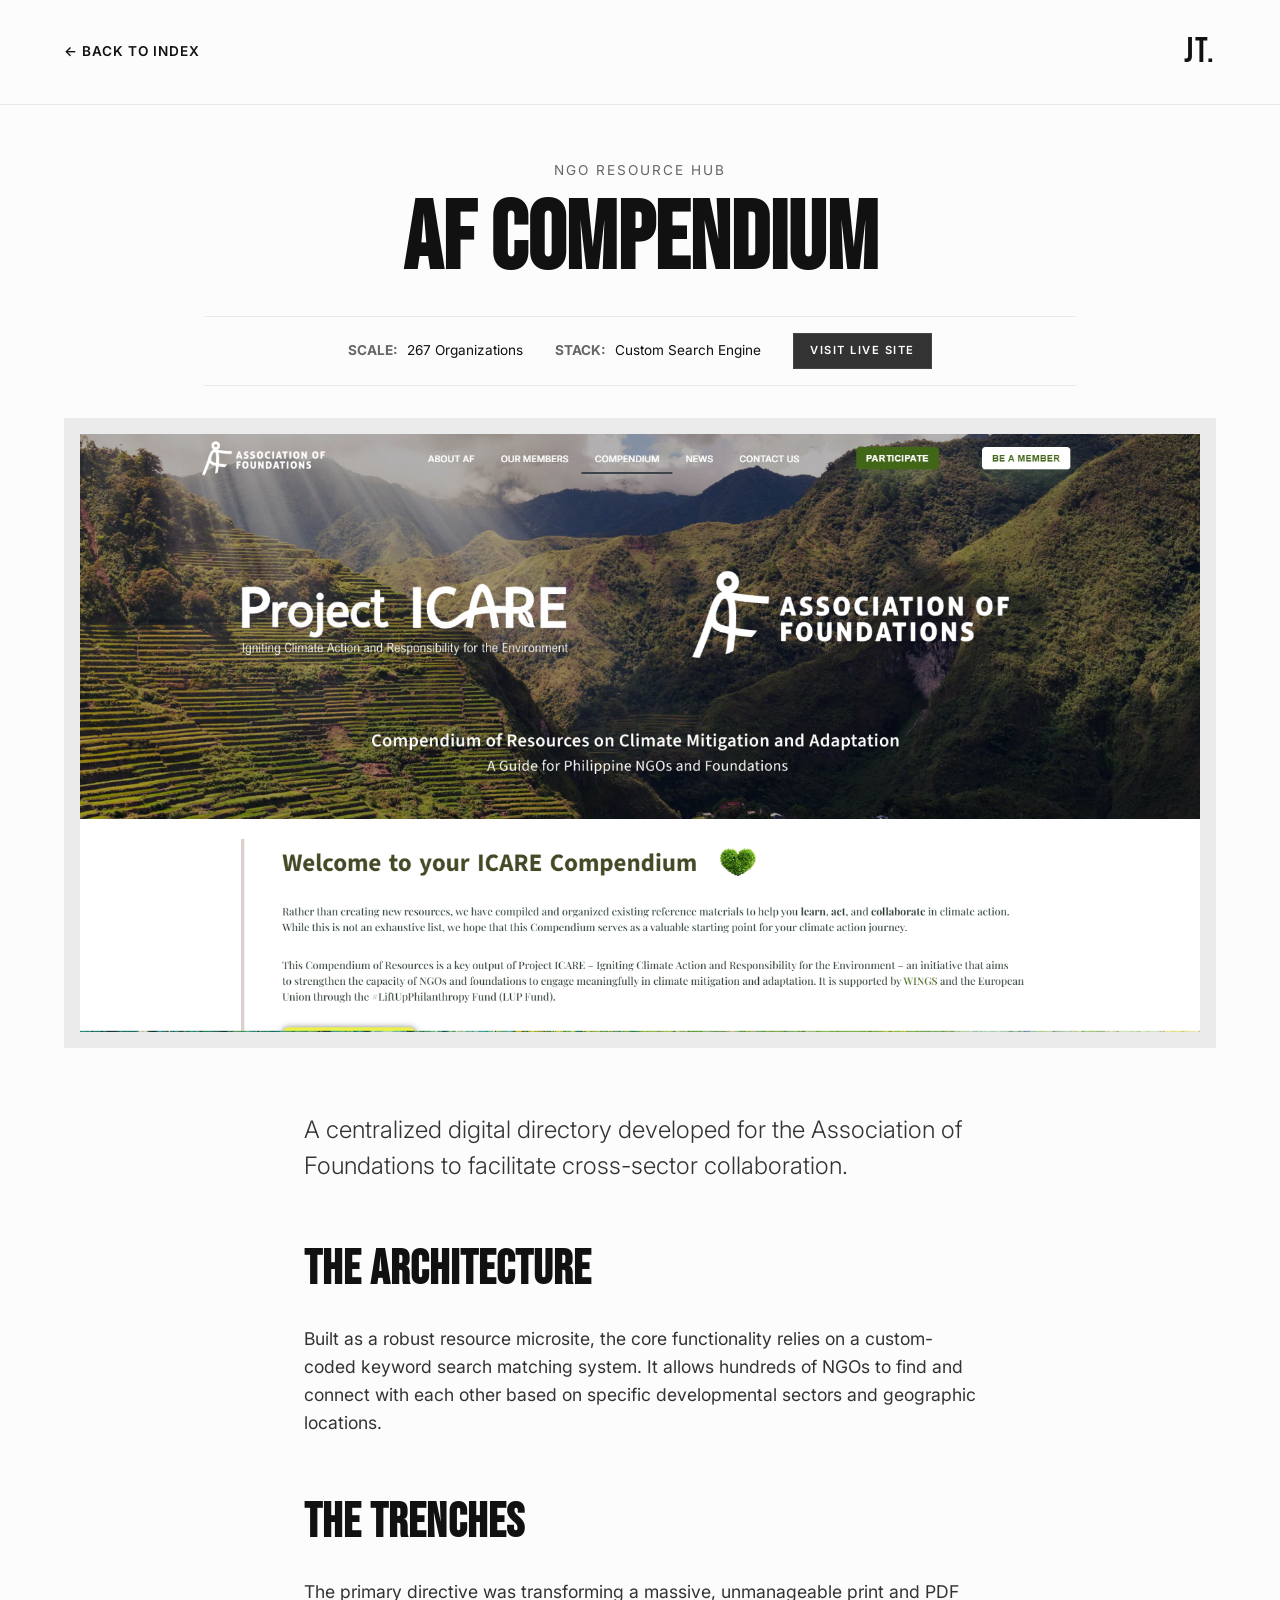
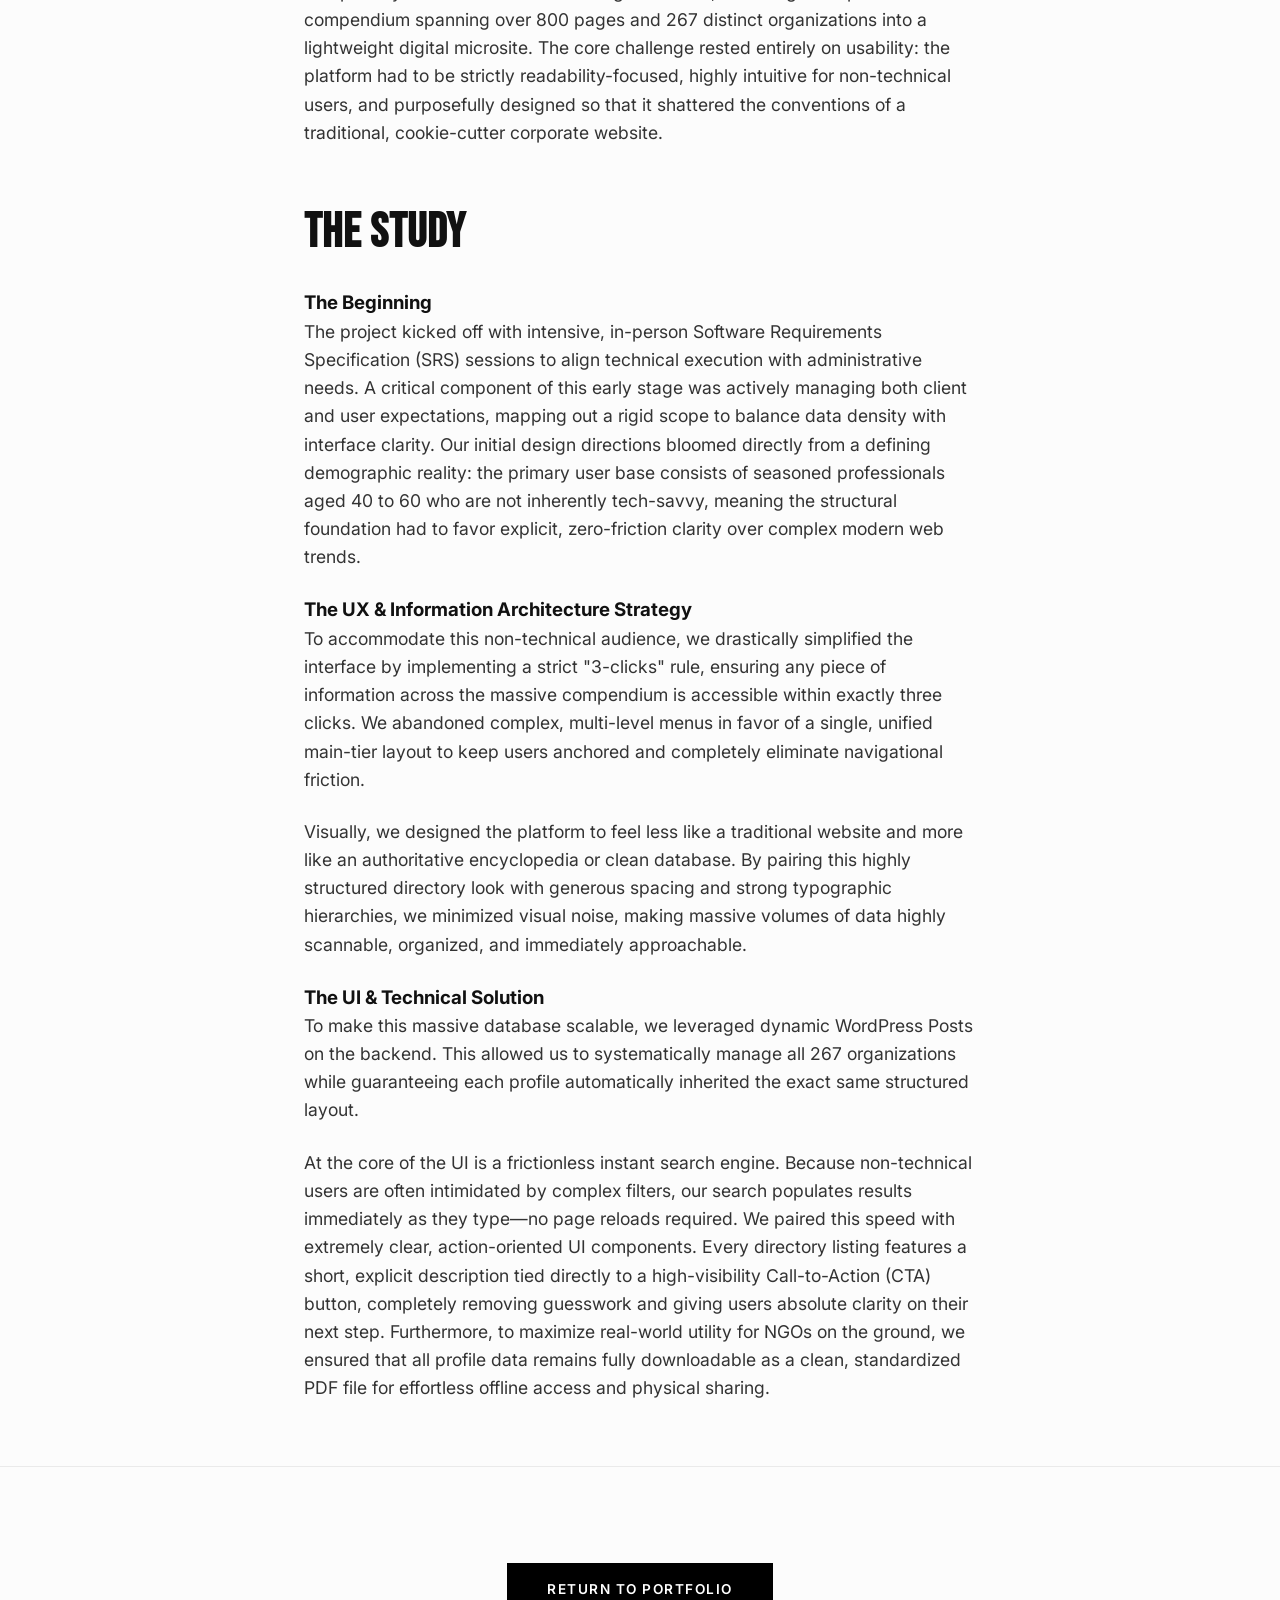
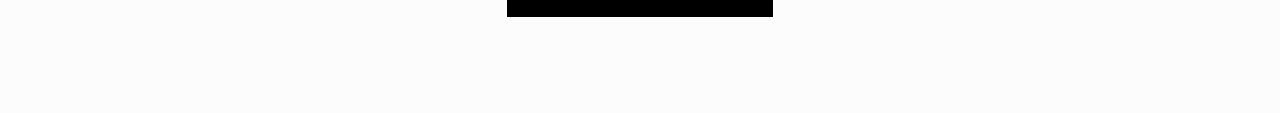
<file: af-compendium.html>
<!DOCTYPE html>
<html lang="en">
<head>
    <meta charset="UTF-8">
    <meta name="viewport" content="width=device-width, initial-scale=1.0">
    <title>AF Compendium | Joaquin Tolentino</title>
    <link rel="stylesheet" href="style.css">
    <link href="https://fonts.googleapis.com/css2?family=Bebas+Neue&family=Inter:wght@300;400;600&display=swap" rel="stylesheet">
</head>
<body class="project-page">
    <nav class="navbar solid-nav">
        <a href="index.html" class="back-link">← Back to Index</a>
        <div class="logo">JT.</div>
    </nav>

    <header class="article-header">
        <p class="article-category animate-on-scroll">NGO Resource Hub</p>
        <h1 class="article-title animate-on-scroll">AF Compendium</h1>
        <div class="article-meta animate-on-scroll" style="display: flex; gap: 2rem; justify-content: center; align-items: center; flex-wrap: wrap; margin-top: 1.5rem;">
            <span><strong>Scale:</strong> 267 Organizations</span>
            <span><strong>Stack:</strong> Custom Search Engine</span>
            <a href="https://afonline.org/icarecompendium" target="_blank" class="btn" style="padding: 0.5rem 1rem; font-size: 0.7rem; background: #333; color: #fff; text-decoration: none; border: 1px solid #444;">Visit Live Site</a>
        </div>
    </header>

    <div class="article-hero-img animate-on-scroll">
        <img src="images/AF-2.png" alt="AF Compendium Hub" style="width: 100%; height: 100%; object-fit: cover; display: block;">
    </div>

    <main class="article-content">
        <div class="content-column">
            <p class="lead animate-on-scroll">A centralized digital directory developed for the Association of Foundations to facilitate cross-sector collaboration.</p>
            
            <h2 class="animate-on-scroll">The Architecture</h2>
            <p class="animate-on-scroll">Built as a robust resource microsite, the core functionality relies on a custom-coded keyword search matching system. It allows hundreds of NGOs to find and connect with each other based on specific developmental sectors and geographic locations.</p>
            
            <h2 class="animate-on-scroll">The Trenches</h2>
            <p class="animate-on-scroll">The primary directive was transforming a massive, unmanageable print and PDF compendium spanning over 800 pages and 267 distinct organizations into a lightweight digital microsite. The core challenge rested entirely on usability: the platform had to be strictly readability-focused, highly intuitive for non-technical users, and purposefully designed so that it shattered the conventions of a traditional, cookie-cutter corporate website.</p>

            <h2 class="animate-on-scroll">The Study</h2>

            <h3 class="animate-on-scroll">The Beginning</h3>
            <p class="animate-on-scroll">The project kicked off with intensive, in-person Software Requirements Specification (SRS) sessions to align technical execution with administrative needs. A critical component of this early stage was actively managing both client and user expectations, mapping out a rigid scope to balance data density with interface clarity. Our initial design directions bloomed directly from a defining demographic reality: the primary user base consists of seasoned professionals aged 40 to 60 who are not inherently tech-savvy, meaning the structural foundation had to favor explicit, zero-friction clarity over complex modern web trends.</p>
            
            <h3 class="animate-on-scroll">The UX & Information Architecture Strategy</h3>
            <p class="animate-on-scroll">To accommodate this non-technical audience, we drastically simplified the interface by implementing a strict "3-clicks" rule, ensuring any piece of information across the massive compendium is accessible within exactly three clicks. We abandoned complex, multi-level menus in favor of a single, unified main-tier layout to keep users anchored and completely eliminate navigational friction.</p>
            <p class="animate-on-scroll">Visually, we designed the platform to feel less like a traditional website and more like an authoritative encyclopedia or clean database. By pairing this highly structured directory look with generous spacing and strong typographic hierarchies, we minimized visual noise, making massive volumes of data highly scannable, organized, and immediately approachable.</p>
            
            <h3 class="animate-on-scroll">The UI & Technical Solution</h3>
            <p class="animate-on-scroll">To make this massive database scalable, we leveraged dynamic WordPress Posts on the backend. This allowed us to systematically manage all 267 organizations while guaranteeing each profile automatically inherited the exact same structured layout.</p>
            <p class="animate-on-scroll">At the core of the UI is a frictionless instant search engine. Because non-technical users are often intimidated by complex filters, our search populates results immediately as they type—no page reloads required. We paired this speed with extremely clear, action-oriented UI components. Every directory listing features a short, explicit description tied directly to a high-visibility Call-to-Action (CTA) button, completely removing guesswork and giving users absolute clarity on their next step. Furthermore, to maximize real-world utility for NGOs on the ground, we ensured that all profile data remains fully downloadable as a clean, standardized PDF file for effortless offline access and physical sharing.</p>
        </div>
    </main>

    <footer class="project-footer animate-on-scroll">
        <a href="index.html" class="btn">Return to Portfolio</a>
    </footer>
    <script src="script.js"></script>
</body>
</html>
</file>
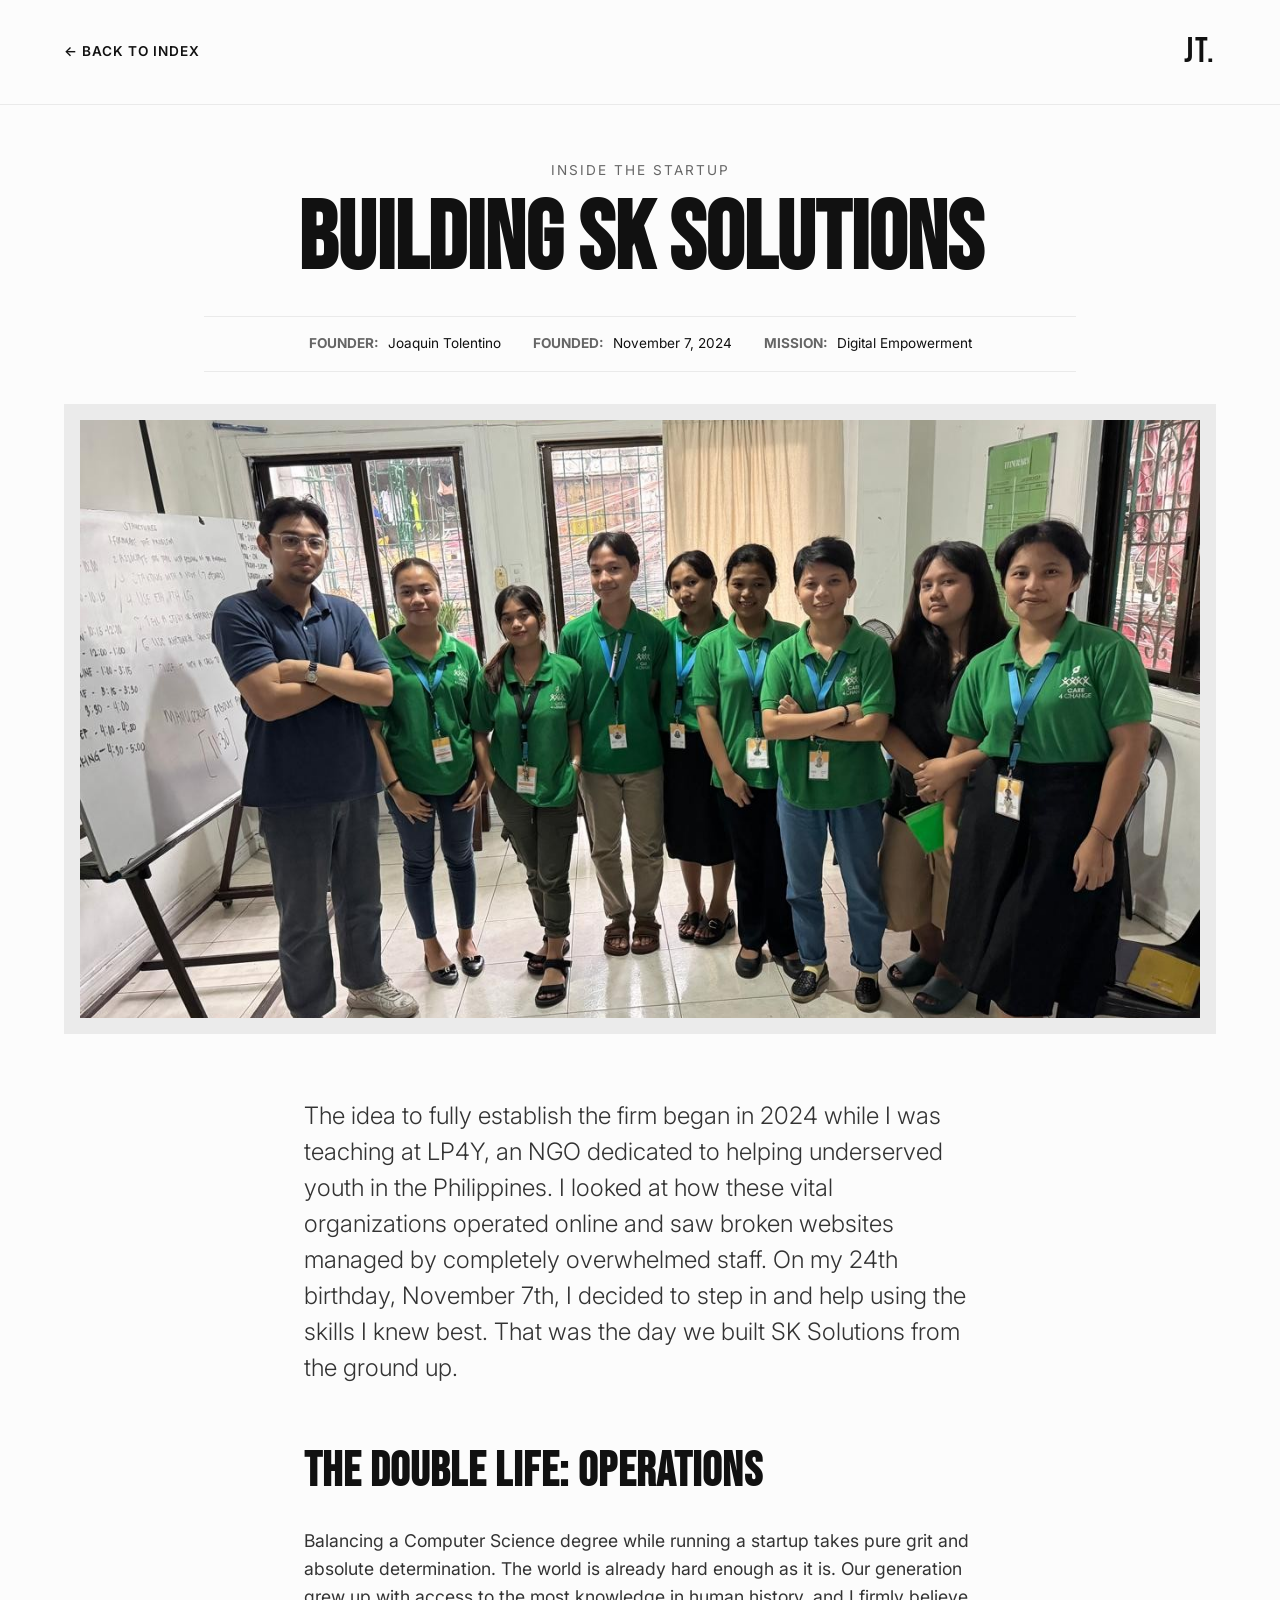
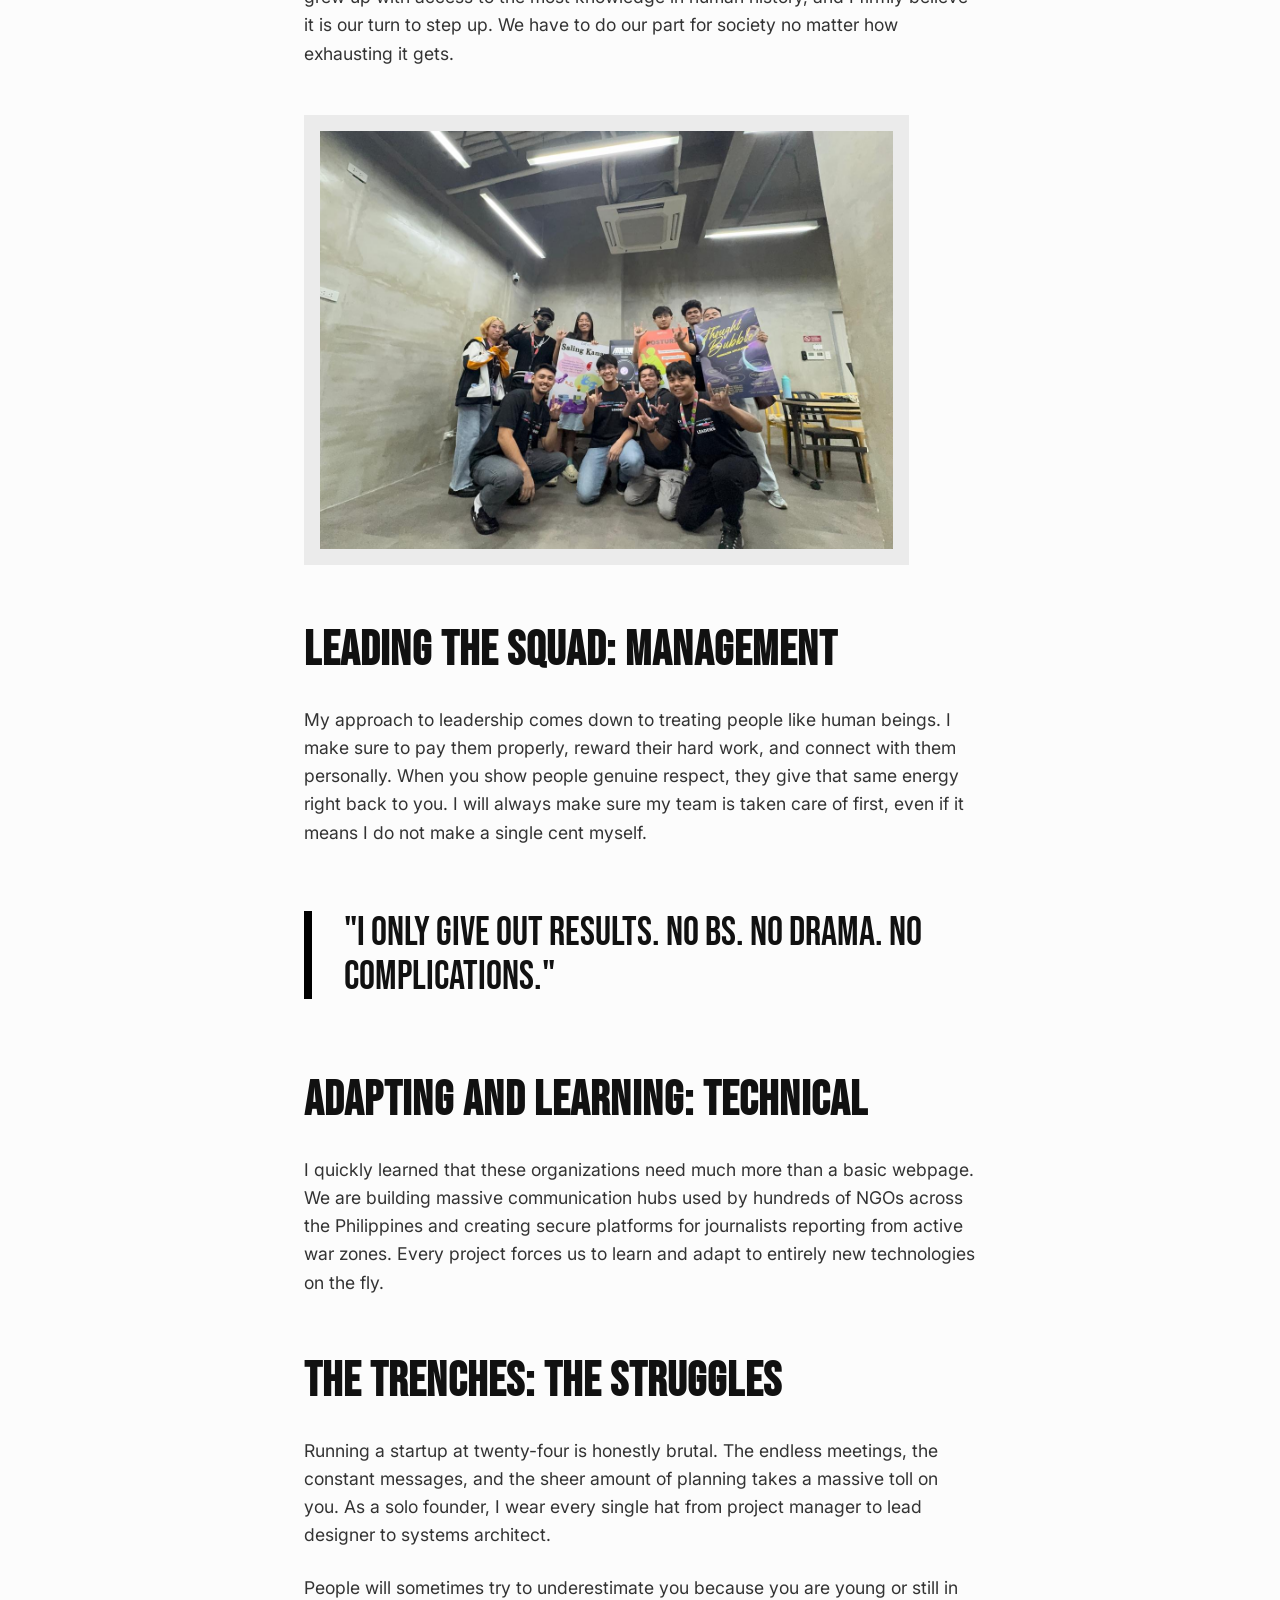
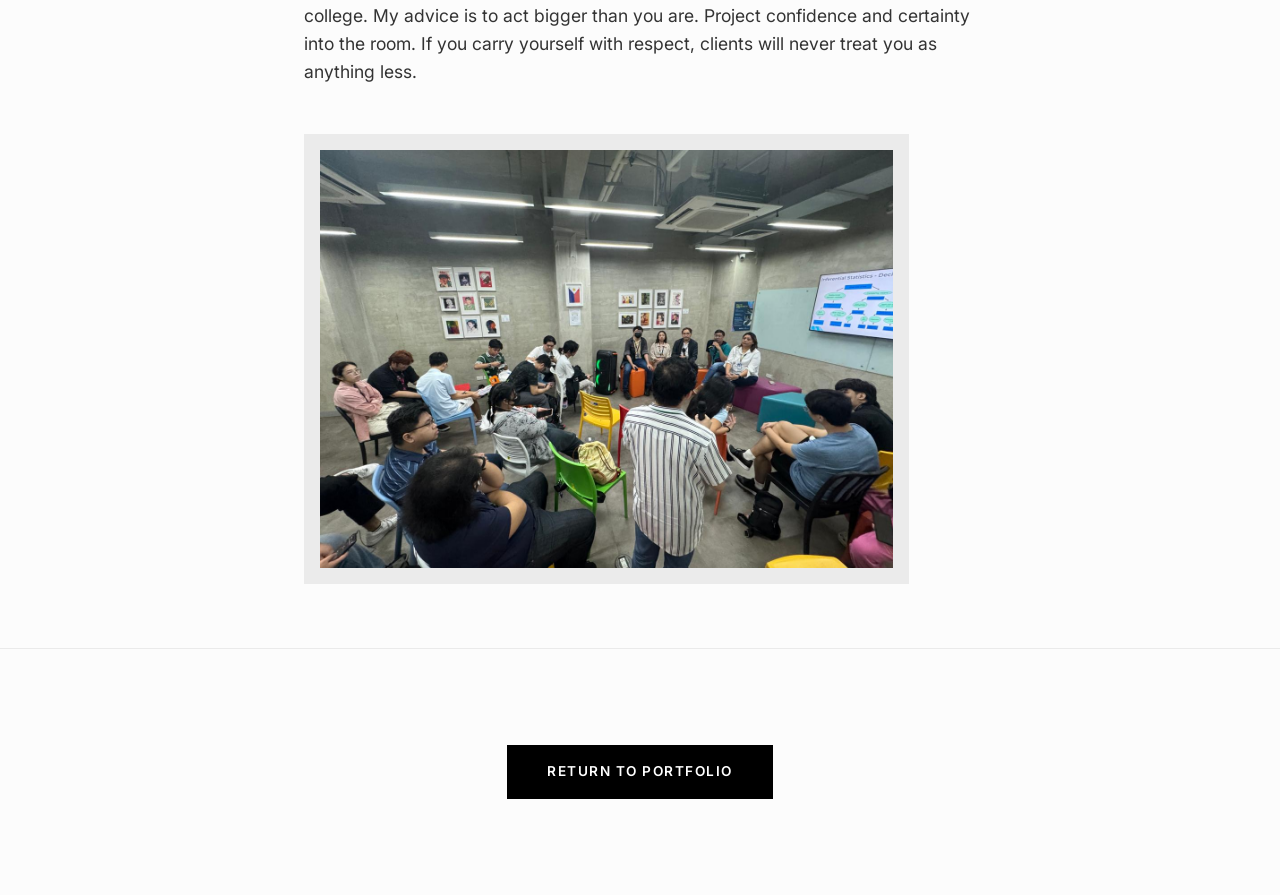
<file: agency.html>
<!DOCTYPE html>
<html lang="en">
<head>
    <meta charset="UTF-8">
    <meta name="viewport" content="width=device-width, initial-scale=1.0">
    <title>The Agency | SK Solutions</title>
    <link rel="stylesheet" href="style.css">
    <link href="https://fonts.googleapis.com/css2?family=Bebas+Neue&family=Inter:wght@300;400;600&display=swap" rel="stylesheet">
</head>
<body class="project-page">
    
    <nav class="navbar solid-nav">
        <a href="index.html#sk-solutions" class="back-link">← Back to Index</a>
        <div class="logo">JT.</div>
    </nav>

    <header class="article-header">
        <p class="article-category animate-on-scroll">Inside The Startup</p>
        <h1 class="article-title animate-on-scroll" style="transition-delay: 0.1s;">Building SK Solutions</h1>
        <div class="article-meta animate-on-scroll" style="transition-delay: 0.2s;">
            <span><strong>Founder:</strong> Joaquin Tolentino</span>
            <span><strong>Founded:</strong> November 7, 2024</span>
            <span><strong>Mission:</strong> Digital Empowerment</span>
        </div>
    </header>

    <div class="article-hero-img animate-on-scroll" style="transition-delay: 0.3s;">
        <img src="images/lp4y2.jpeg" alt="The early days of SK Solutions" style="width: 100%; height: 100%; object-fit: cover; display: block;">
    </div>

    <main class="article-content">
        <div class="content-column">
            
            <p class="lead animate-on-scroll">The idea to fully establish the firm began in 2024 while I was teaching at LP4Y, an NGO dedicated to helping underserved youth in the Philippines. I looked at how these vital organizations operated online and saw broken websites managed by completely overwhelmed staff. On my 24th birthday, November 7th, I decided to step in and help using the skills I knew best. That was the day we built SK Solutions from the ground up.</p>
            
            <h2 class="animate-on-scroll">The Double Life: Operations</h2>
            <p class="animate-on-scroll">Balancing a Computer Science degree while running a startup takes pure grit and absolute determination. The world is already hard enough as it is. Our generation grew up with access to the most knowledge in human history, and I firmly believe it is our turn to step up. We have to do our part for society no matter how exhausting it gets.</p>

            <div class="article-hero-img animate-on-scroll" style="height: 50vh; margin: 3rem 0;">
                <img src="images/lp4y3.jpeg" alt="Candid late night development session" style="width: 100%; height: 100%; object-fit: cover; display: block;">
            </div>

            <h2 class="animate-on-scroll">Leading The Squad: Management</h2>
            <p class="animate-on-scroll">My approach to leadership comes down to treating people like human beings. I make sure to pay them properly, reward their hard work, and connect with them personally. When you show people genuine respect, they give that same energy right back to you. I will always make sure my team is taken care of first, even if it means I do not make a single cent myself.</p>

            <blockquote class="animate-on-scroll">"I only give out results. No BS. No drama. No complications."</blockquote>
            
            <h2 class="animate-on-scroll">Adapting and Learning: Technical</h2>
            <p class="animate-on-scroll">I quickly learned that these organizations need much more than a basic webpage. We are building massive communication hubs used by hundreds of NGOs across the Philippines and creating secure platforms for journalists reporting from active war zones. Every project forces us to learn and adapt to entirely new technologies on the fly.</p>

            <h2 class="animate-on-scroll">The Trenches: The Struggles</h2>
            <p class="animate-on-scroll">Running a startup at twenty-four is honestly brutal. The endless meetings, the constant messages, and the sheer amount of planning takes a massive toll on you. As a solo founder, I wear every single hat from project manager to lead designer to systems architect.</p>
            <p class="animate-on-scroll">People will sometimes try to underestimate you because you are young or still in college. My advice is to act bigger than you are. Project confidence and certainty into the room. If you carry yourself with respect, clients will never treat you as anything less.</p>
            
            <div class="article-hero-img animate-on-scroll" style="height: 50vh; margin: 3rem 0;">
                <img src="images/lp4y4.jpeg" alt="The SK Solutions team today" style="width: 100%; height: 100%; object-fit: cover; display: block;">
            </div>

        </div>
    </main>

    <footer class="project-footer animate-on-scroll">
        <a href="index.html" class="btn">Return to Portfolio</a>
    </footer>

    <script src="script.js"></script>
</body>
</html>
</file>
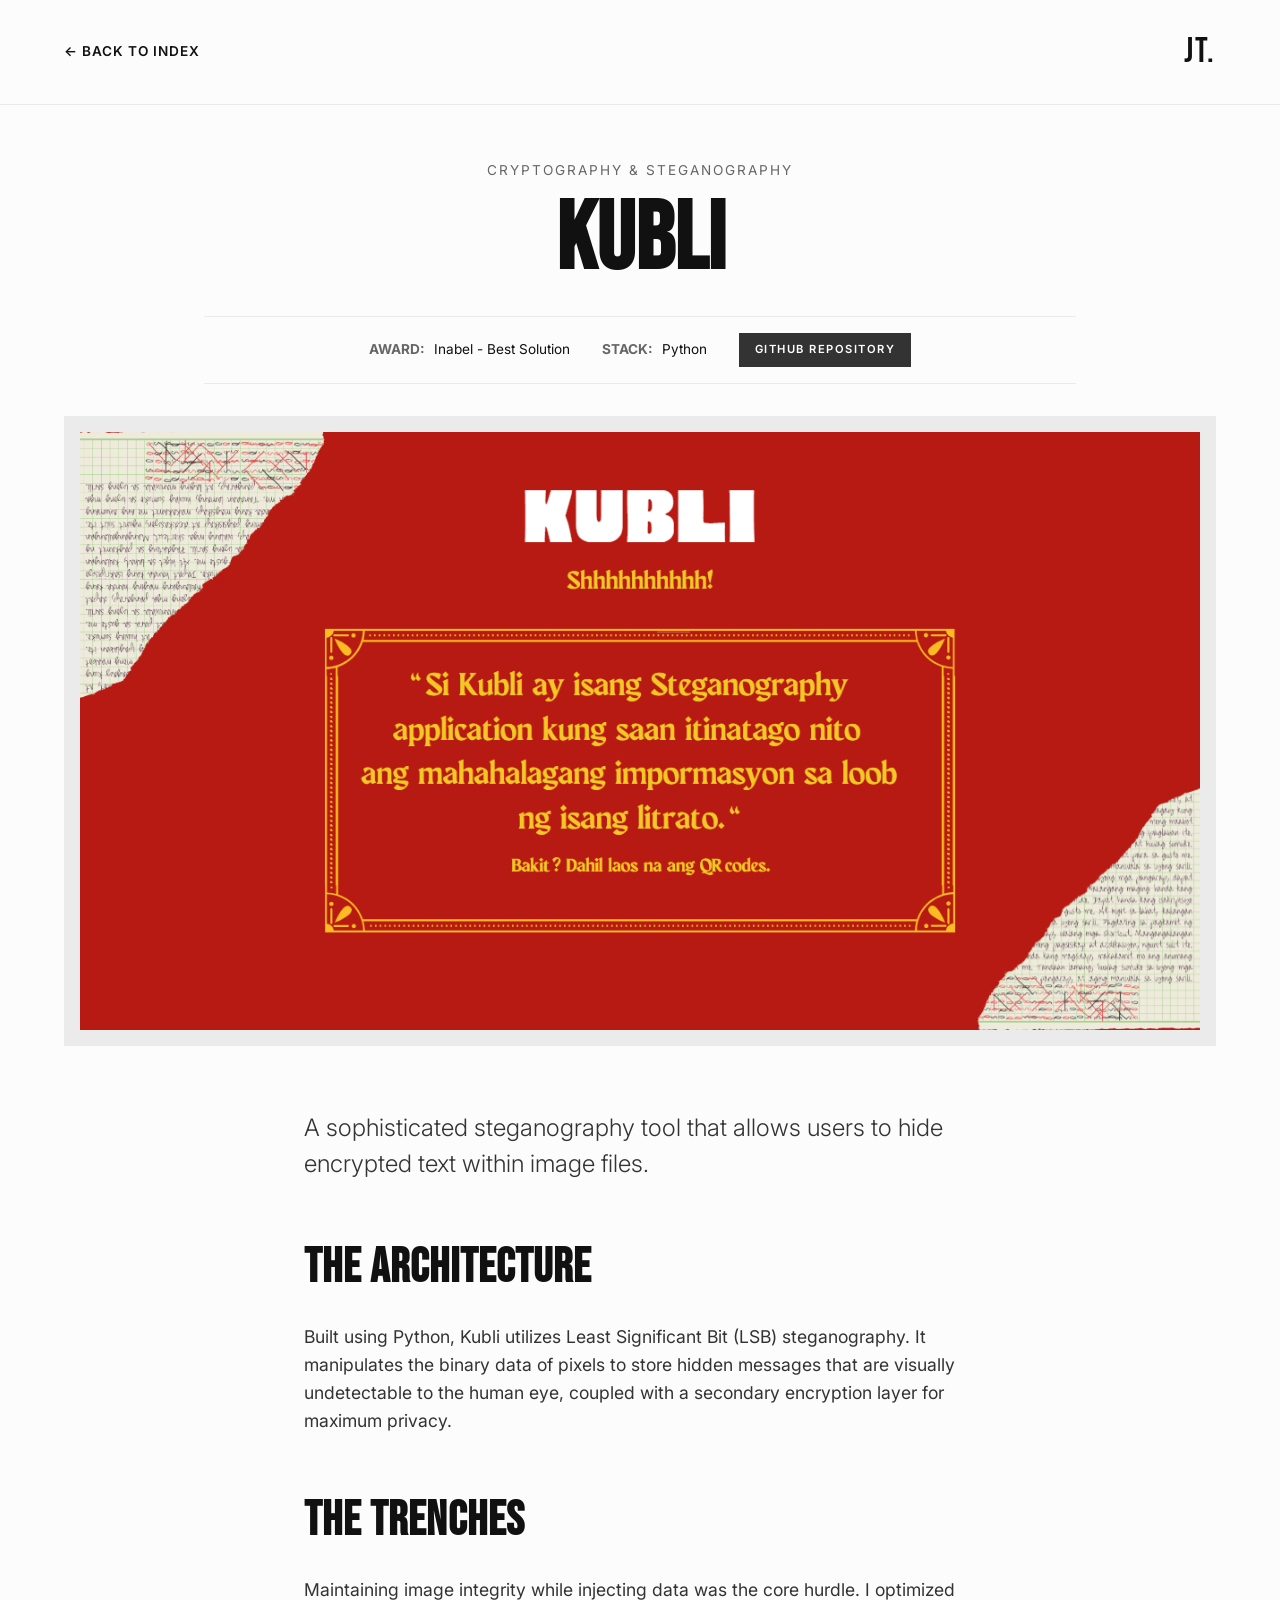
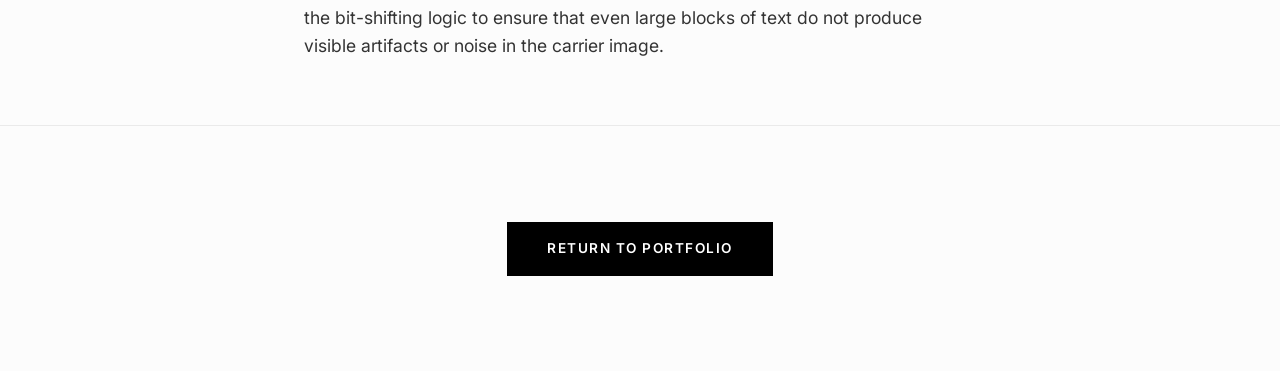
<file: kubli.html>
<!DOCTYPE html>
<html lang="en">
<head>
    <meta charset="UTF-8">
    <meta name="viewport" content="width=device-width, initial-scale=1.0">
    <title>Kubli | Joaquin Tolentino</title>
    <link rel="stylesheet" href="style.css">
    <link href="https://fonts.googleapis.com/css2?family=Bebas+Neue&family=Inter:wght@300;400;600&display=swap" rel="stylesheet">
</head>
<body class="project-page">
    <nav class="navbar solid-nav">
        <a href="index.html" class="back-link">← Back to Index</a>
        <div class="logo">JT.</div>
    </nav>

    <header class="article-header">
        <p class="article-category animate-on-scroll">Cryptography & Steganography</p>
        <h1 class="article-title animate-on-scroll">Kubli</h1>
        <div class="article-meta animate-on-scroll" style="display: flex; gap: 2rem; justify-content: center; align-items: center;">
            <span><strong>Award:</strong> Inabel - Best Solution</span>
            <span><strong>Stack:</strong> Python</span>
            <a href="https://github.com/SenyorJoaquin/Kubli" class="btn" style="padding: 0.5rem 1rem; font-size: 0.7rem; background: #333;">GitHub Repository</a>
        </div>
    </header>

    <div class="article-hero-img animate-on-scroll">
        <img src="images/Kubli Poster.png" alt="Kubli Encryption Application" style="width: 100%; height: 100%; object-fit: cover; display: block;">
    </div>

    <main class="article-content">
        <div class="content-column">
            <p class="lead animate-on-scroll">A sophisticated steganography tool that allows users to hide encrypted text within image files.</p>
            <h2 class="animate-on-scroll">The Architecture</h2>
            <p class="animate-on-scroll">Built using Python, Kubli utilizes Least Significant Bit (LSB) steganography. It manipulates the binary data of pixels to store hidden messages that are visually undetectable to the human eye, coupled with a secondary encryption layer for maximum privacy.</p>
            <h2 class="animate-on-scroll">The Trenches</h2>
            <p class="animate-on-scroll">Maintaining image integrity while injecting data was the core hurdle. I optimized the bit-shifting logic to ensure that even large blocks of text do not produce visible artifacts or noise in the carrier image.</p>
        </div>
    </main>

    <footer class="project-footer animate-on-scroll">
        <a href="index.html" class="btn">Return to Portfolio</a>
    </footer>
    <script src="script.js"></script>
</body>
</html>
</file>
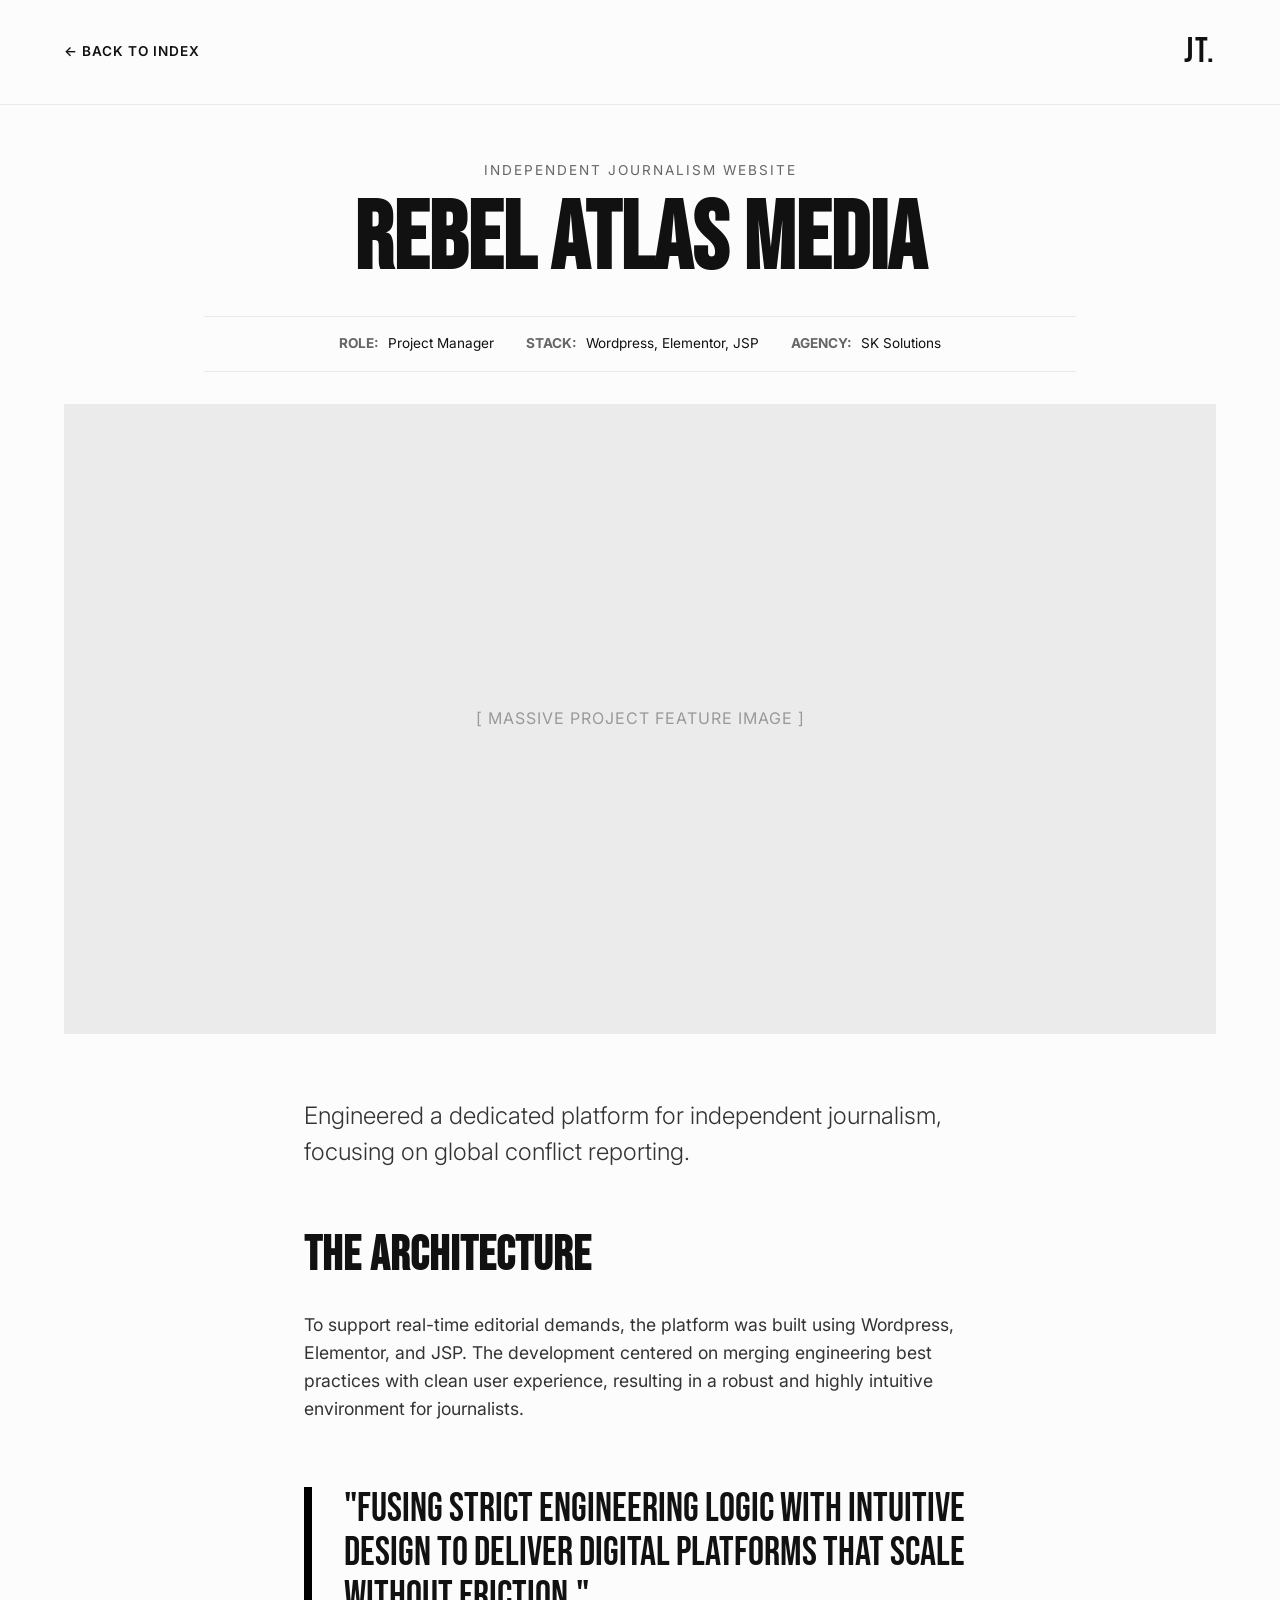
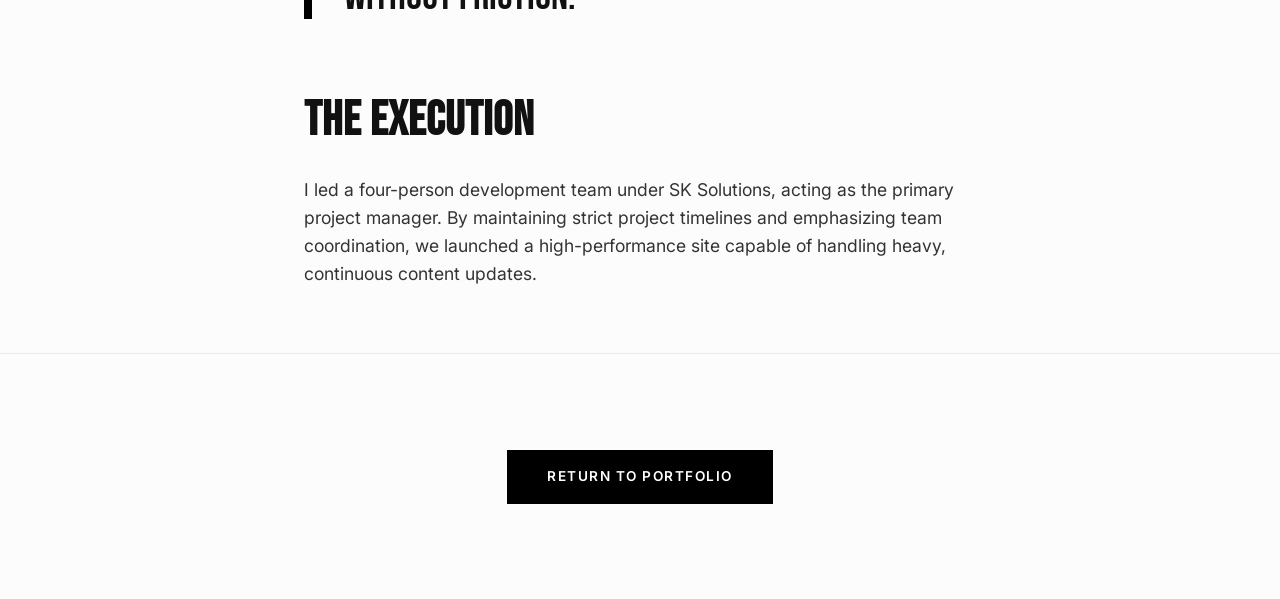
<file: project.html>
<!DOCTYPE html>
<html lang="en">
<head>
    <meta charset="UTF-8">
    <meta name="viewport" content="width=device-width, initial-scale=1.0">
    <title>Rebel Atlas Media | Joaquin Tolentino</title>
    <link rel="stylesheet" href="style.css">
    <link href="https://fonts.googleapis.com/css2?family=Bebas+Neue&family=Inter:wght@300;400;600&display=swap" rel="stylesheet">
</head>
<body class="project-page">
    
    <nav class="navbar solid-nav">
        <a href="index.html" class="back-link">← Back to Index</a>
        <div class="logo">JT.</div>
    </nav>

    <header class="article-header">
        <p class="article-category animate-on-scroll">Independent Journalism Website</p>
        <h1 class="article-title animate-on-scroll" style="transition-delay: 0.1s;">Rebel Atlas Media</h1>
        <div class="article-meta animate-on-scroll" style="transition-delay: 0.2s;">
            <span><strong>Role:</strong> Project Manager</span>
            <span><strong>Stack:</strong> Wordpress, Elementor, JSP</span>
            <span><strong>Agency:</strong> SK Solutions</span>
        </div>
    </header>

    <div class="article-hero-img animate-on-scroll" style="transition-delay: 0.3s;">
        <span>[ Massive Project Feature Image ]</span>
    </div>

    <main class="article-content">
        <div class="content-column">
            <p class="lead animate-on-scroll">Engineered a dedicated platform for independent journalism, focusing on global conflict reporting.</p>
            
            <h2 class="animate-on-scroll">The Architecture</h2>
            <p class="animate-on-scroll">To support real-time editorial demands, the platform was built using Wordpress, Elementor, and JSP. The development centered on merging engineering best practices with clean user experience, resulting in a robust and highly intuitive environment for journalists.</p>

            <blockquote class="animate-on-scroll">"Fusing strict engineering logic with intuitive design to deliver digital platforms that scale without friction."</blockquote>
            
            <h2 class="animate-on-scroll">The Execution</h2>
            <p class="animate-on-scroll">I led a four-person development team under SK Solutions, acting as the primary project manager. By maintaining strict project timelines and emphasizing team coordination, we launched a high-performance site capable of handling heavy, continuous content updates.</p>
        </div>
    </main>

    <footer class="project-footer animate-on-scroll">
        <a href="index.html" class="btn">Return to Portfolio</a>
    </footer>

    <script src="script.js"></script>
</body>
</html>
</file>
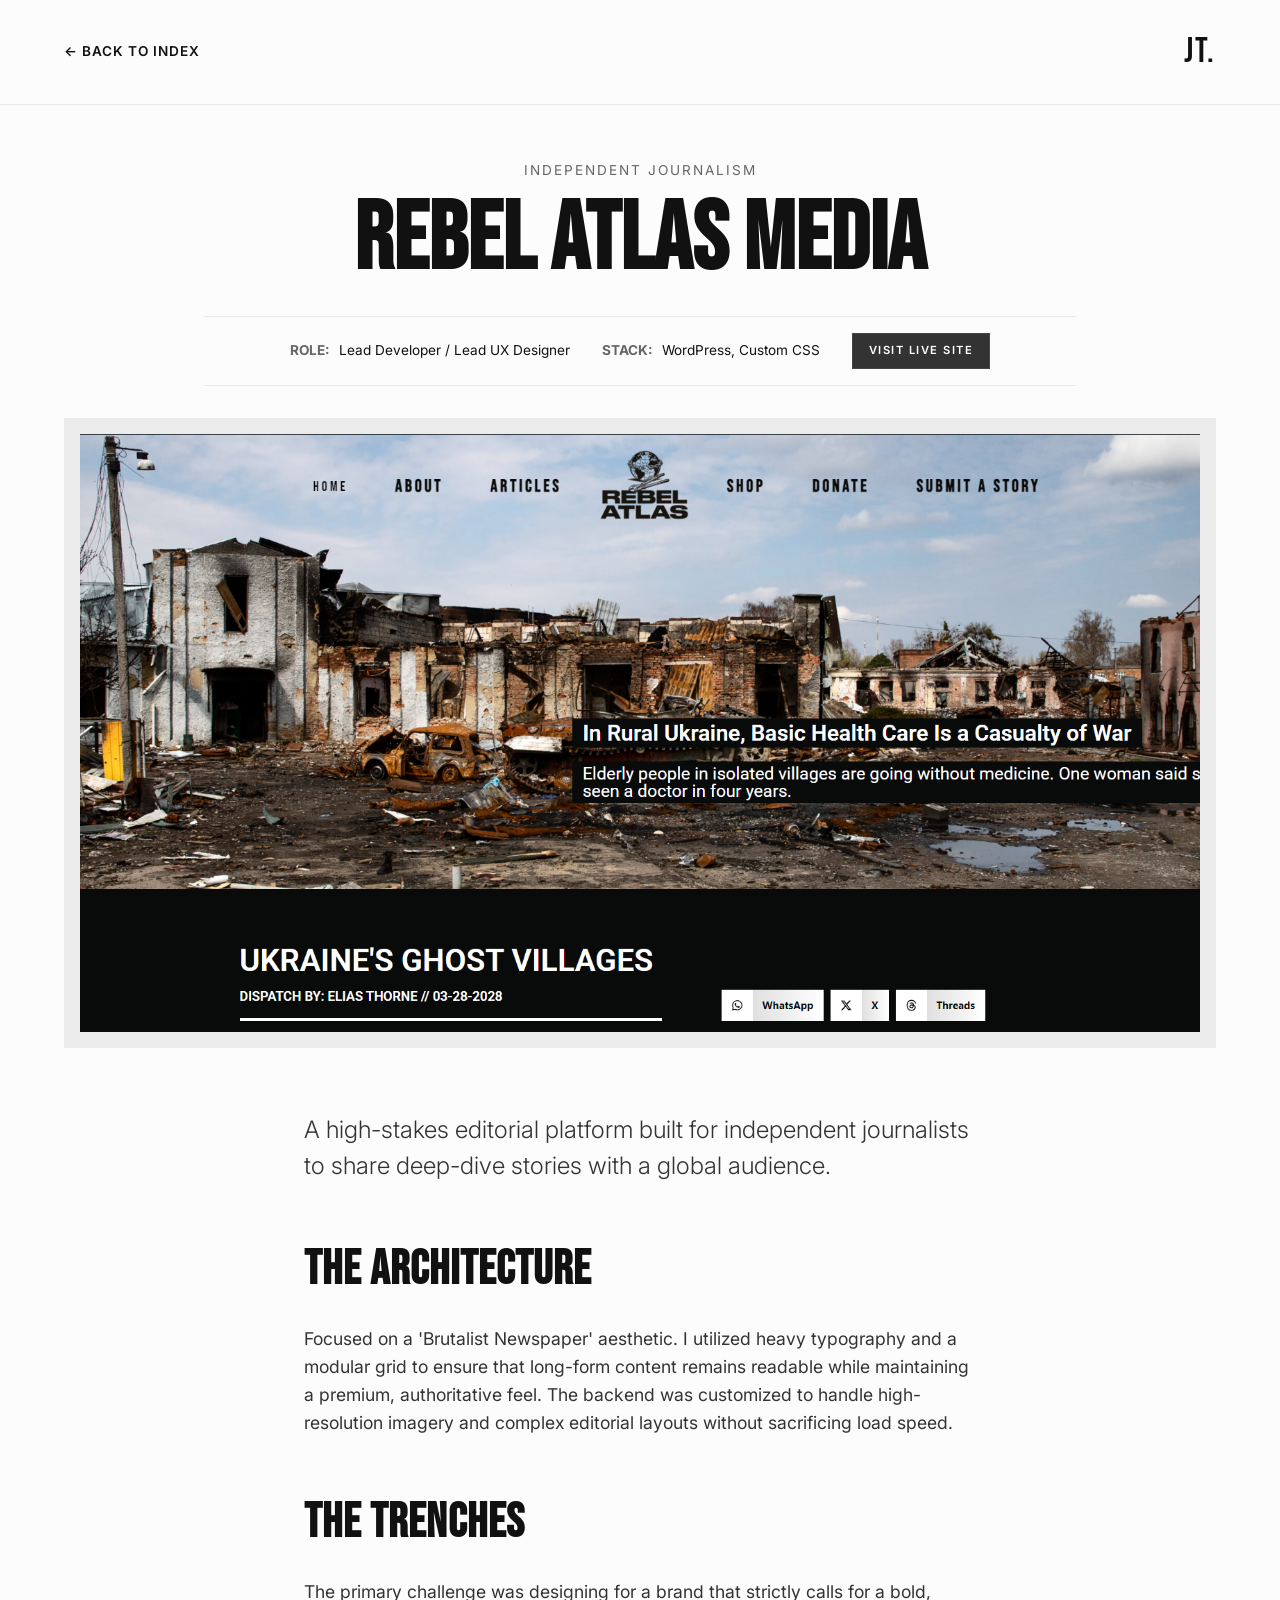
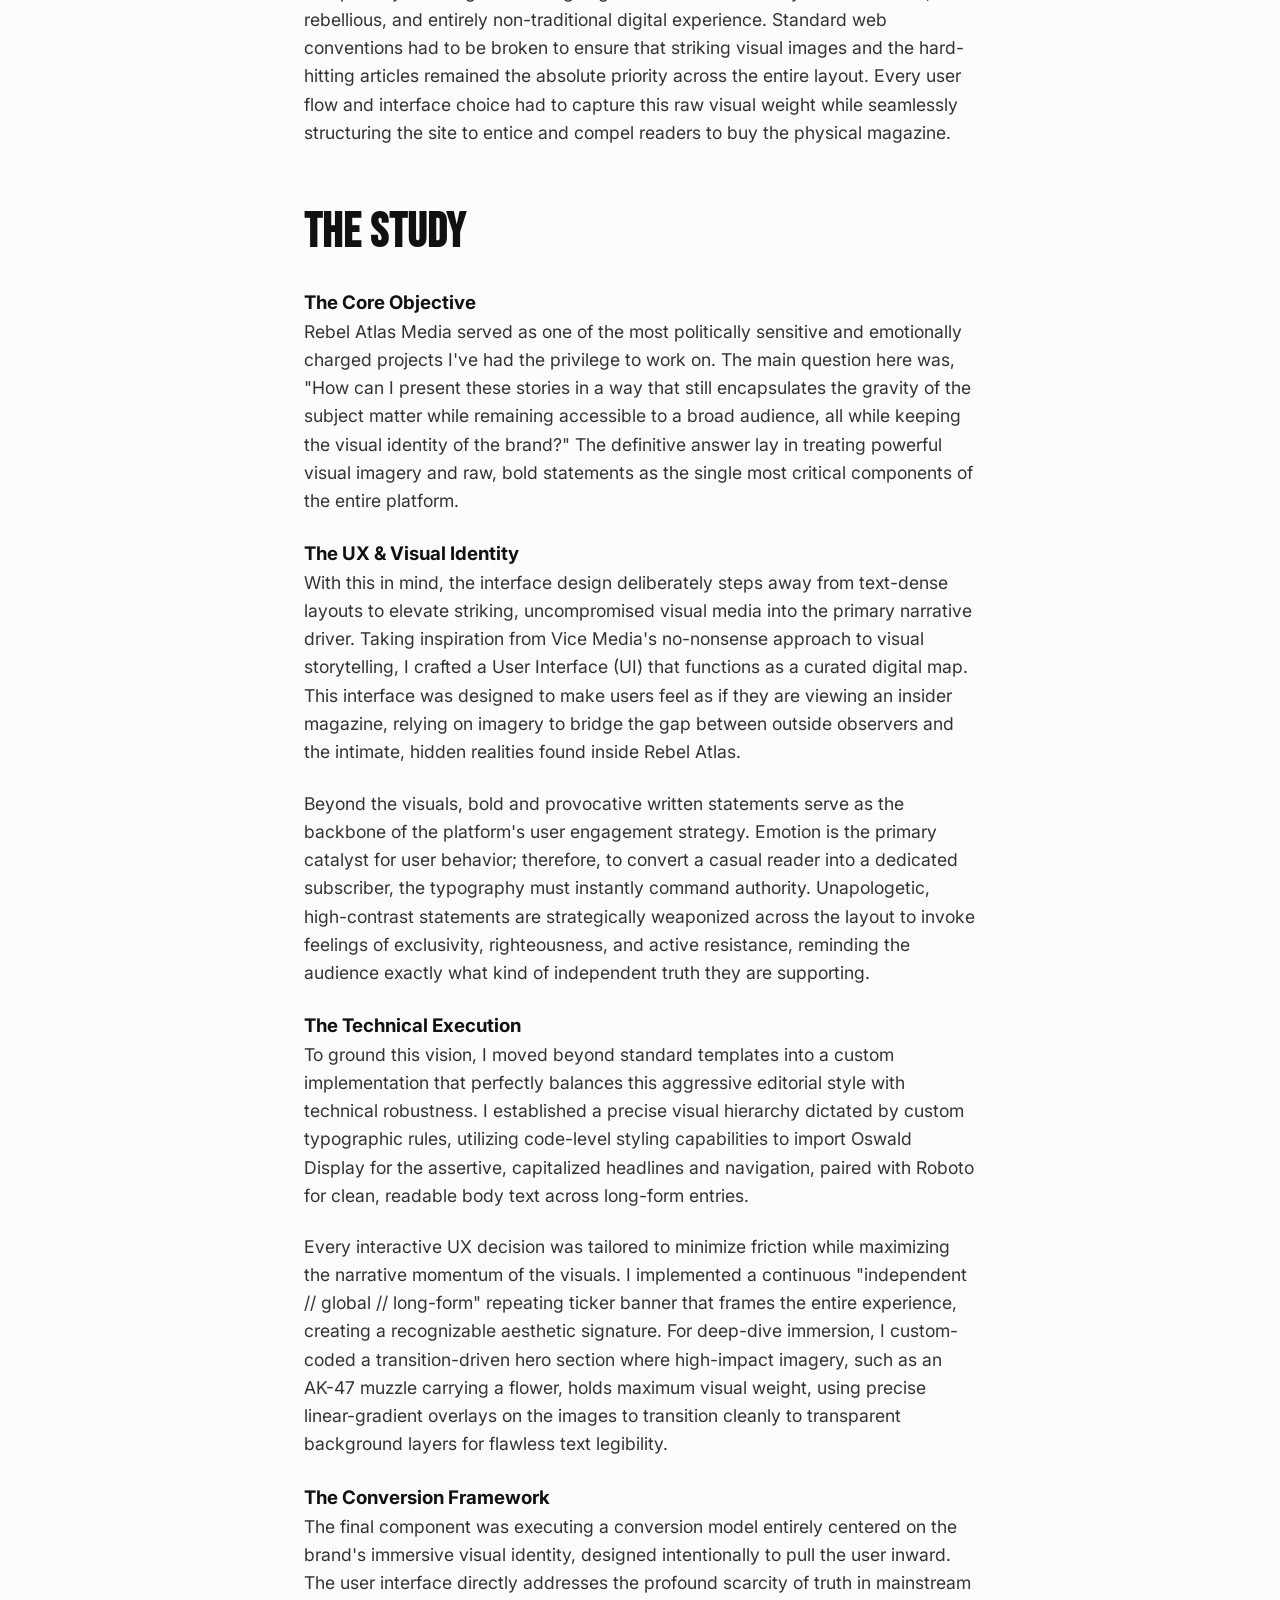
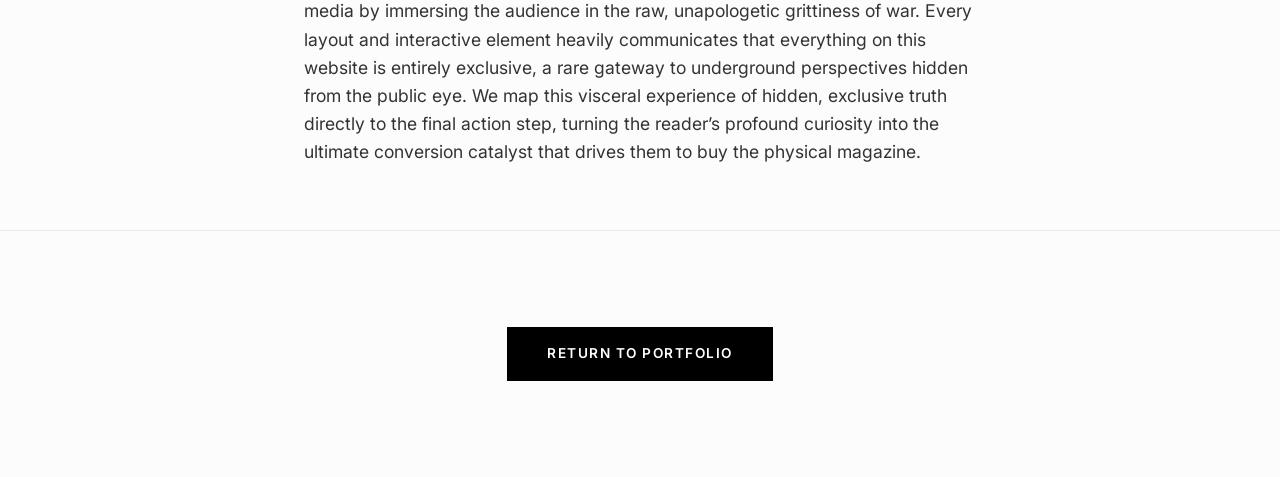
<file: rebel-atlas.html>
<!DOCTYPE html>
<html lang="en">
<head>
    <meta charset="UTF-8">
    <meta name="viewport" content="width=device-width, initial-scale=1.0">
    <title>Rebel Atlas Media | Joaquin Tolentino</title>
    <link rel="stylesheet" href="style.css">
    <link href="https://fonts.googleapis.com/css2?family=Bebas+Neue&family=Inter:wght@300;400;600&display=swap" rel="stylesheet">
</head>
<body class="project-page">
    <nav class="navbar solid-nav">
        <a href="index.html" class="back-link">← Back to Index</a>
        <div class="logo">JT.</div>
    </nav>

    <header class="article-header">
        <p class="article-category animate-on-scroll">Independent Journalism</p>
        <h1 class="article-title animate-on-scroll">Rebel Atlas Media</h1>
        <div class="article-meta animate-on-scroll" style="display: flex; gap: 2rem; justify-content: center; align-items: center; flex-wrap: wrap; margin-top: 1.5rem;">
            <span><strong>Role:</strong> Lead Developer / Lead UX Designer</span>
            <span><strong>Stack:</strong> WordPress, Custom CSS</span>
            <a href="https://rebelatlasmedia.co" target="_blank" class="btn" style="padding: 0.5rem 1rem; font-size: 0.7rem; background: #333; color: #fff; text-decoration: none; border: 1px solid #444;">Visit Live Site</a>
        </div>
    </header>

    <div class="article-hero-img animate-on-scroll">
        <img src="images/RA-Poster1.png" alt="Rebel Atlas Media Layout" style="width: 100%; height: 100%; object-fit: cover; display: block;">
    </div>

    <main class="article-content">
        <div class="content-column">
            <p class="lead animate-on-scroll">A high-stakes editorial platform built for independent journalists to share deep-dive stories with a global audience.</p>
            
            <h2 class="animate-on-scroll">The Architecture</h2>
            <p class="animate-on-scroll">Focused on a 'Brutalist Newspaper' aesthetic. I utilized heavy typography and a modular grid to ensure that long-form content remains readable while maintaining a premium, authoritative feel. The backend was customized to handle high-resolution imagery and complex editorial layouts without sacrificing load speed.</p>
            
            <h2 class="animate-on-scroll">The Trenches</h2>
            <p class="animate-on-scroll">The primary challenge was designing for a brand that strictly calls for a bold, rebellious, and entirely non-traditional digital experience. Standard web conventions had to be broken to ensure that striking visual images and the hard-hitting articles remained the absolute priority across the entire layout. Every user flow and interface choice had to capture this raw visual weight while seamlessly structuring the site to entice and compel readers to buy the physical magazine.</p>
            
            <h2 class="animate-on-scroll">The Study</h2>
            
            <h3 class="animate-on-scroll">The Core Objective</h3>
            <p class="animate-on-scroll">Rebel Atlas Media served as one of the most politically sensitive and emotionally charged projects I've had the privilege to work on. The main question here was, "How can I present these stories in a way that still encapsulates the gravity of the subject matter while remaining accessible to a broad audience, all while keeping the visual identity of the brand?" The definitive answer lay in treating powerful visual imagery and raw, bold statements as the single most critical components of the entire platform.</p>
            
            <h3 class="animate-on-scroll">The UX & Visual Identity</h3>
            <p class="animate-on-scroll">With this in mind, the interface design deliberately steps away from text-dense layouts to elevate striking, uncompromised visual media into the primary narrative driver. Taking inspiration from Vice Media's no-nonsense approach to visual storytelling, I crafted a User Interface (UI) that functions as a curated digital map. This interface was designed to make users feel as if they are viewing an insider magazine, relying on imagery to bridge the gap between outside observers and the intimate, hidden realities found inside Rebel Atlas.</p>
            <p class="animate-on-scroll">Beyond the visuals, bold and provocative written statements serve as the backbone of the platform's user engagement strategy. Emotion is the primary catalyst for user behavior; therefore, to convert a casual reader into a dedicated subscriber, the typography must instantly command authority. Unapologetic, high-contrast statements are strategically weaponized across the layout to invoke feelings of exclusivity, righteousness, and active resistance, reminding the audience exactly what kind of independent truth they are supporting.</p>
            
            <h3 class="animate-on-scroll">The Technical Execution</h3>
            <p class="animate-on-scroll">To ground this vision, I moved beyond standard templates into a custom implementation that perfectly balances this aggressive editorial style with technical robustness. I established a precise visual hierarchy dictated by custom typographic rules, utilizing code-level styling capabilities to import Oswald Display for the assertive, capitalized headlines and navigation, paired with Roboto for clean, readable body text across long-form entries.</p>
            <p class="animate-on-scroll">Every interactive UX decision was tailored to minimize friction while maximizing the narrative momentum of the visuals. I implemented a continuous "independent // global // long-form" repeating ticker banner that frames the entire experience, creating a recognizable aesthetic signature. For deep-dive immersion, I custom-coded a transition-driven hero section where high-impact imagery, such as an AK-47 muzzle carrying a flower, holds maximum visual weight, using precise linear-gradient overlays on the images to transition cleanly to transparent background layers for flawless text legibility.</p>
            
            <h3 class="animate-on-scroll">The Conversion Framework</h3>
            <p class="animate-on-scroll">The final component was executing a conversion model entirely centered on the brand's immersive visual identity, designed intentionally to pull the user inward. The user interface directly addresses the profound scarcity of truth in mainstream media by immersing the audience in the raw, unapologetic grittiness of war. Every layout and interactive element heavily communicates that everything on this website is entirely exclusive, a rare gateway to underground perspectives hidden from the public eye. We map this visceral experience of hidden, exclusive truth directly to the final action step, turning the reader’s profound curiosity into the ultimate conversion catalyst that drives them to buy the physical magazine.</p>
        </div>
    </main>

    <footer class="project-footer animate-on-scroll">
        <a href="index.html" class="btn">Return to Portfolio</a>
    </footer>
    <script src="script.js"></script>
</body>
</html>
</file>
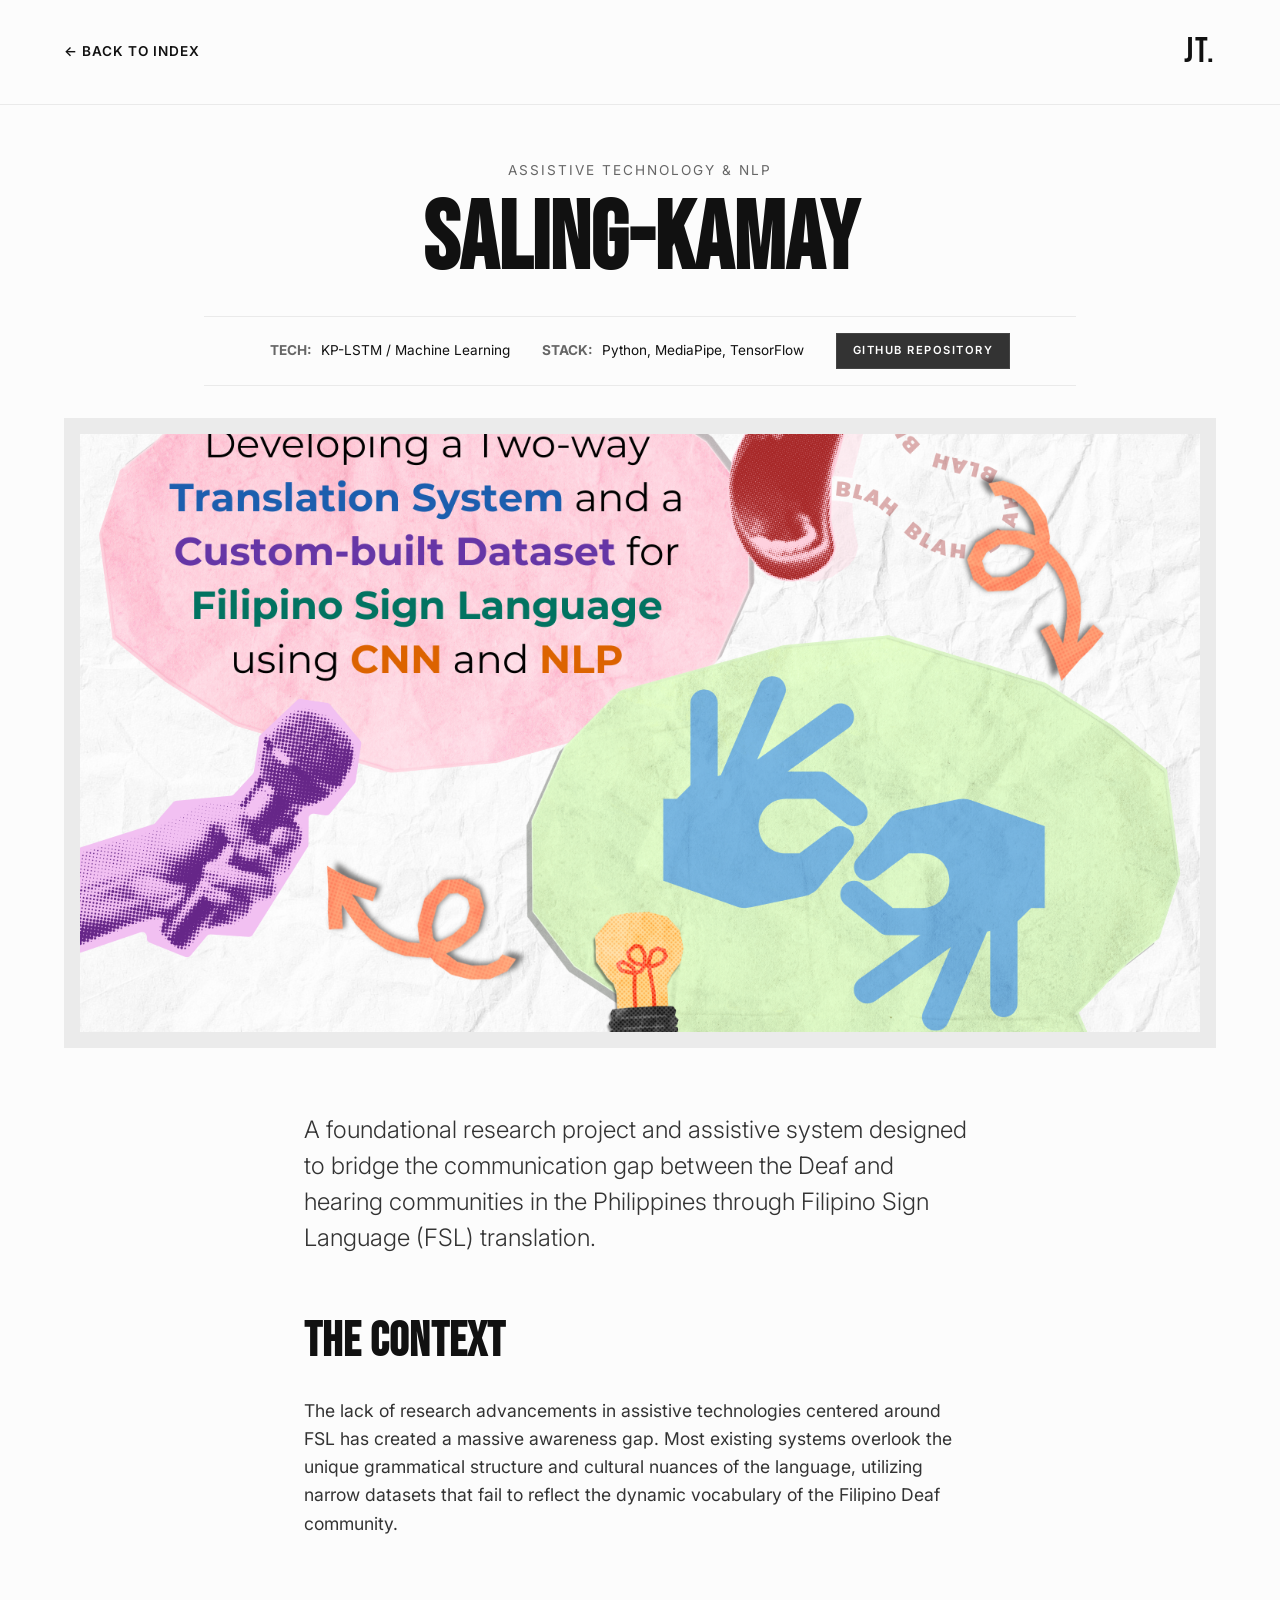
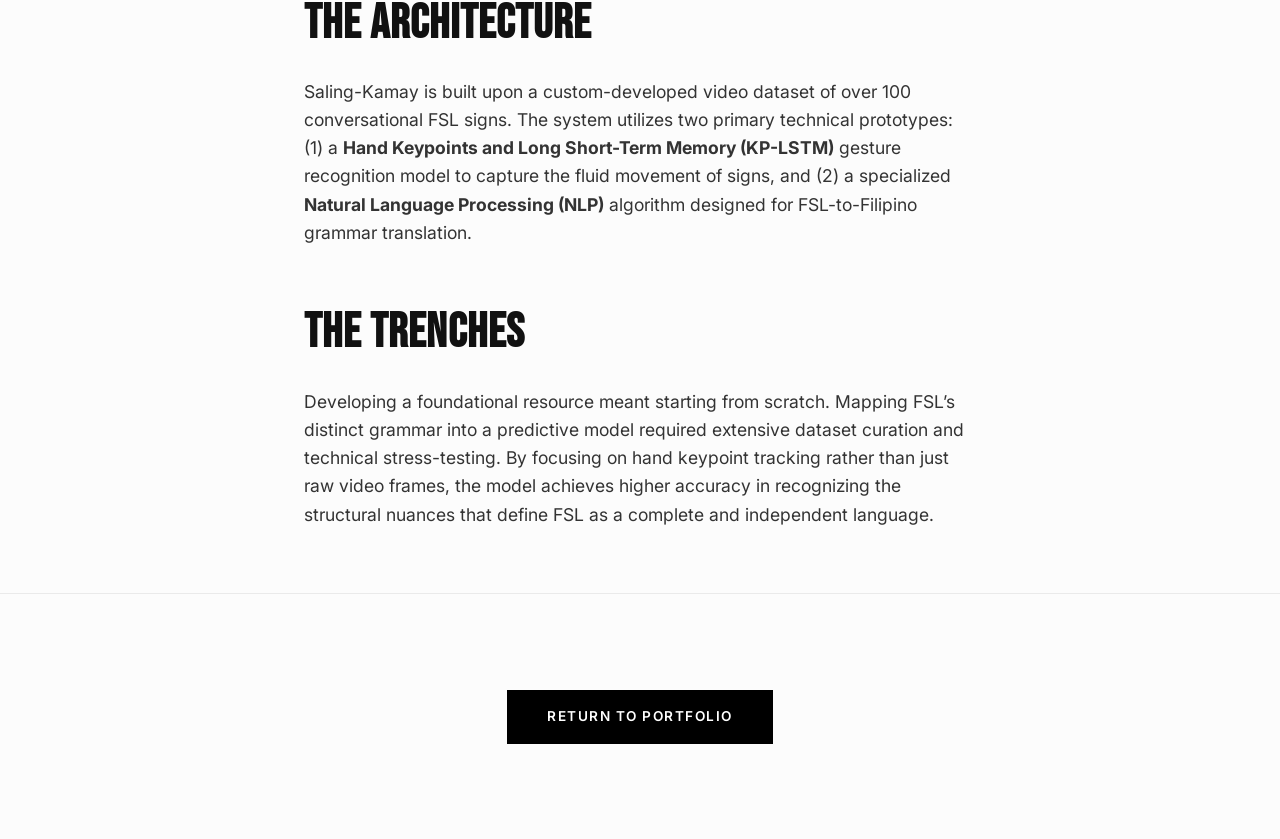
<file: saling-kamay.html>
<!DOCTYPE html>
<html lang="en">
<head>
    <meta charset="UTF-8">
    <meta name="viewport" content="width=device-width, initial-scale=1.0">
    <title>Saling-Kamay | Joaquin Tolentino</title>
    <link rel="stylesheet" href="style.css">
    <link href="https://fonts.googleapis.com/css2?family=Bebas+Neue&family=Inter:wght@300;400;600&display=swap" rel="stylesheet">
</head>
<body class="project-page">
    <nav class="navbar solid-nav">
        <a href="index.html" class="back-link">← Back to Index</a>
        <div class="logo">JT.</div>
    </nav>

    <header class="article-header">
        <p class="article-category animate-on-scroll">Assistive Technology & NLP</p>
        <h1 class="article-title animate-on-scroll">Saling-Kamay</h1>
        <div class="article-meta animate-on-scroll" style="display: flex; gap: 2rem; justify-content: center; align-items: center; flex-wrap: wrap; margin-top: 1.5rem;">
            <span><strong>Tech:</strong> KP-LSTM / Machine Learning</span>
            <span><strong>Stack:</strong> Python, MediaPipe, TensorFlow</span>
            <a href="https://github.com/SenyorJoaquin/Saling-Kamay-Website" target="_blank" class="btn" style="padding: 0.5rem 1rem; font-size: 0.7rem; background: #333; color: #fff; text-decoration: none; border: 1px solid #444;">GitHub Repository</a>
        </div>
    </header>

    <div class="article-hero-img animate-on-scroll">
        <img src="images/Saling-Kamay final design poster - April 2025.png" alt="Saling Kamay NLP System" style="width: 100%; height: 100%; object-fit: cover; display: block;">
    </div>

    <main class="article-content">
        <div class="content-column">
            <p class="lead animate-on-scroll">A foundational research project and assistive system designed to bridge the communication gap between the Deaf and hearing communities in the Philippines through Filipino Sign Language (FSL) translation.</p>
            
            <h2 class="animate-on-scroll">The Context</h2>
            <p class="animate-on-scroll">The lack of research advancements in assistive technologies centered around FSL has created a massive awareness gap. Most existing systems overlook the unique grammatical structure and cultural nuances of the language, utilizing narrow datasets that fail to reflect the dynamic vocabulary of the Filipino Deaf community.</p>

            <h2 class="animate-on-scroll">The Architecture</h2>
            <p class="animate-on-scroll">Saling-Kamay is built upon a custom-developed video dataset of over 100 conversational FSL signs. The system utilizes two primary technical prototypes: (1) a <strong>Hand Keypoints and Long Short-Term Memory (KP-LSTM)</strong> gesture recognition model to capture the fluid movement of signs, and (2) a specialized <strong>Natural Language Processing (NLP)</strong> algorithm designed for FSL-to-Filipino grammar translation.</p>
            
            <h2 class="animate-on-scroll">The Trenches</h2>
            <p class="animate-on-scroll">Developing a foundational resource meant starting from scratch. Mapping FSL’s distinct grammar into a predictive model required extensive dataset curation and technical stress-testing. By focusing on hand keypoint tracking rather than just raw video frames, the model achieves higher accuracy in recognizing the structural nuances that define FSL as a complete and independent language.</p>
        </div>
    </main>

    <footer class="project-footer animate-on-scroll">
        <a href="index.html" class="btn">Return to Portfolio</a>
    </footer>
    <script src="script.js"></script>
</body>
</html>
</file>
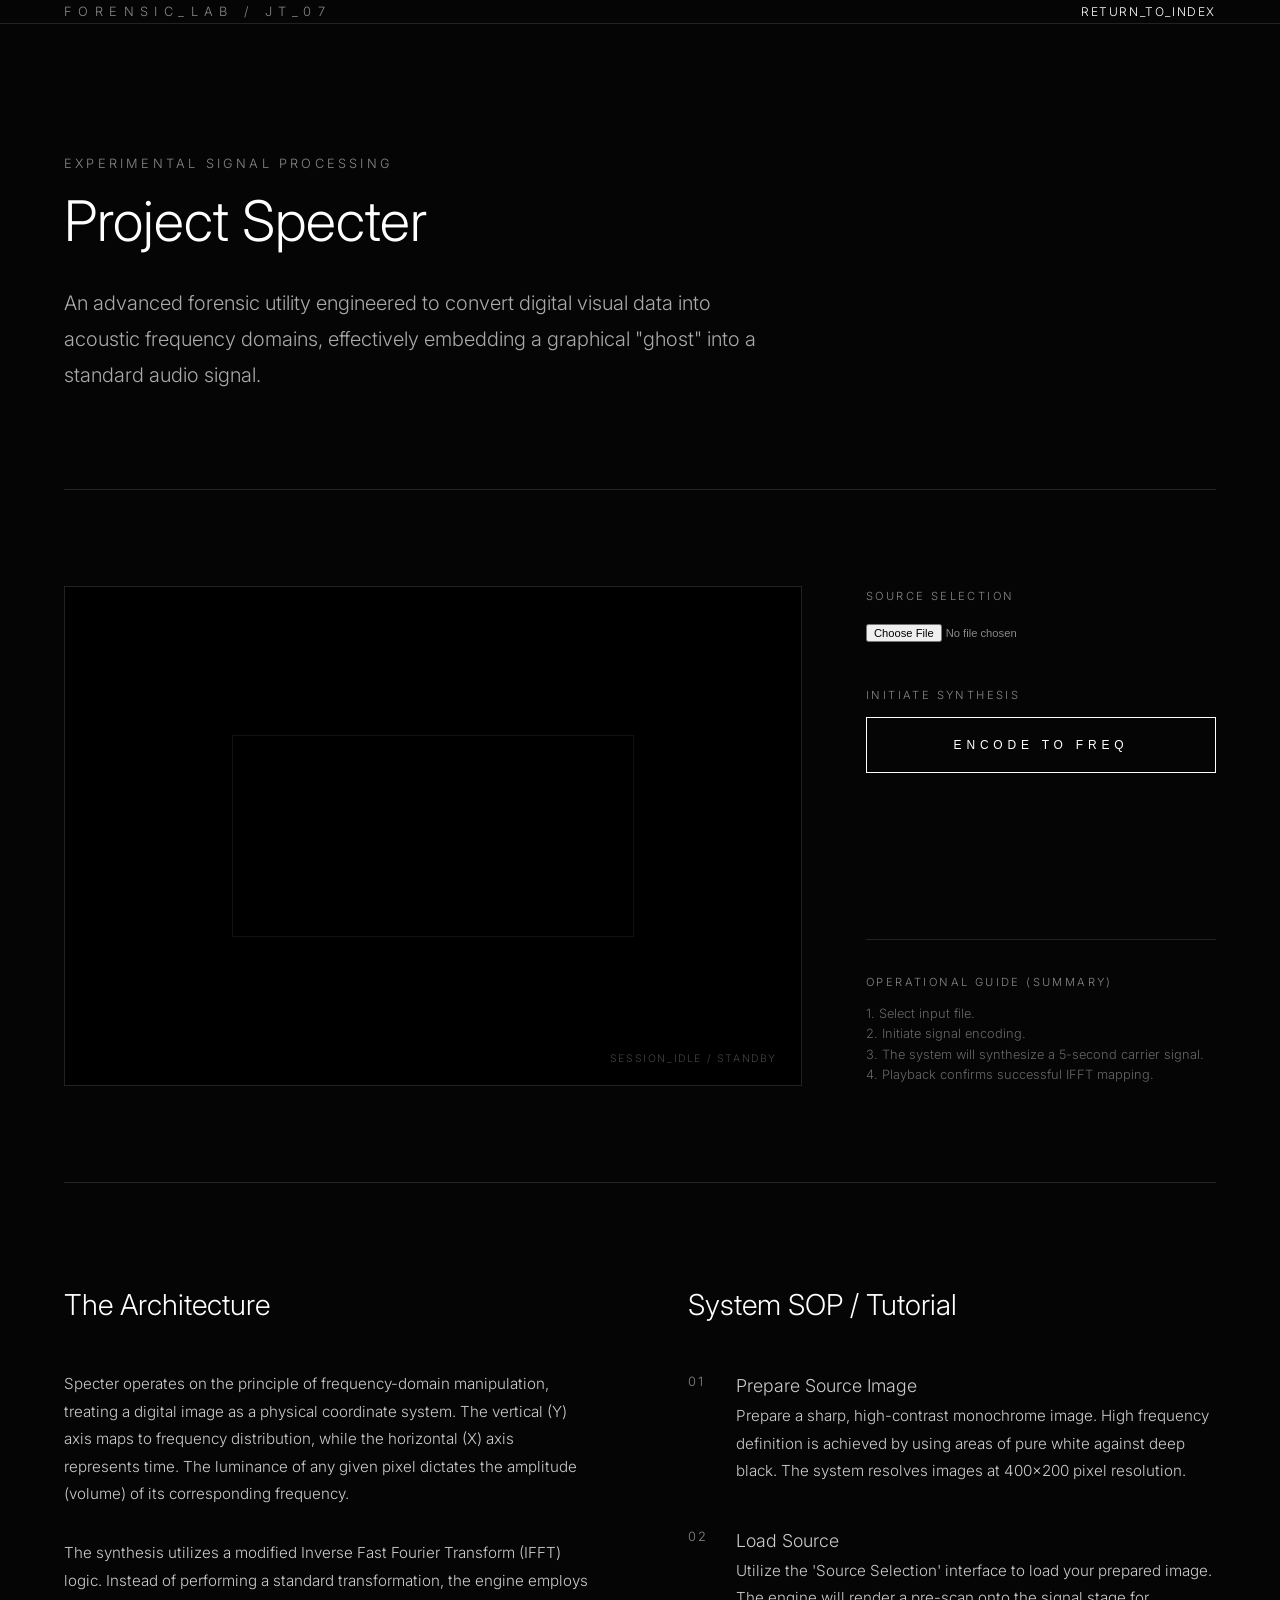
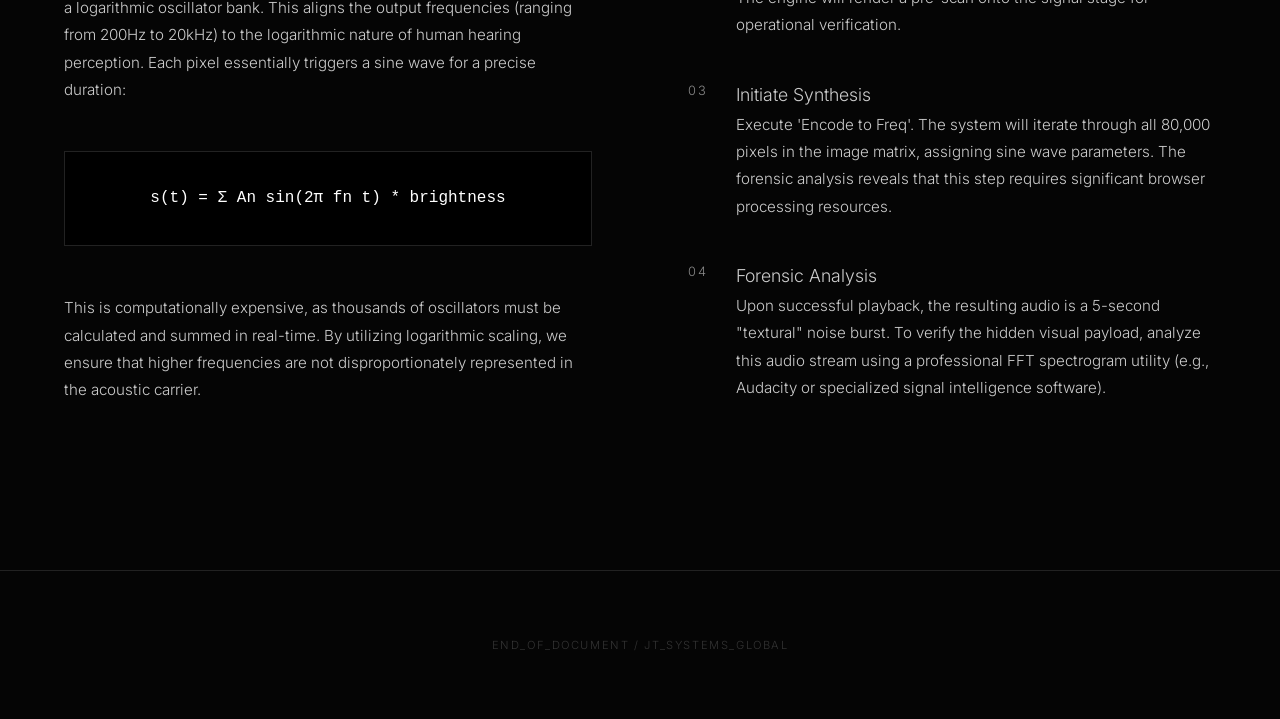
<file: spectre.html>
<!DOCTYPE html>
<html lang="en">
<head>
    <meta charset="UTF-8">
    <meta name="viewport" content="width=device-width, initial-scale=1.0">
    <title>Project Specter | Joaquin Tolentino</title>
    <link href="https://fonts.googleapis.com/css2?family=Inter:wght@300&display=swap" rel="stylesheet">
    <style>
        :root {
            --bg: #050505;
            --accent: #ffffff;
            --border-dim: #222222;
            --text-dim: #888888;
        }

        /* Standard Minimal Reset */
        * { margin: 0; padding: 0; box-sizing: border-box; font-weight: 300; text-rendering: optimizeLegibility; -webkit-font-smoothing: antialiased; }
        
        body { 
            background: var(--bg); 
            color: var(--accent); 
            font-family: 'Inter', sans-serif; 
            line-height: 1.8;
            font-size: 0.95rem;
        }

        .wrapper { max-width: 1400px; margin: 0 auto; padding: 0 4rem; }

        /* Navigation */
        nav { display: flex; justify-content: space-between; align-items: center; padding: 2.5rem 0; border-bottom: 1px solid var(--border-dim); }
        .logo { font-size: 0.8rem; letter-spacing: 0.4rem; text-transform: uppercase; color: var(--text-dim); }
        .return-link { color: inherit; text-decoration: none; font-size: 0.75rem; letter-spacing: 0.1rem; transition: opacity 0.3s; }
        .return-link:hover { opacity: 0.5; }

        /* Lab Header */
        header { padding: 8rem 0 6rem; border-bottom: 1px solid var(--border-dim); }
        .meta-category { font-size: 0.8rem; color: var(--text-dim); text-transform: uppercase; letter-spacing: 0.2rem; margin-bottom: 1rem; }
        .main-title { font-size: 3.5rem; line-height: 1.1; margin-bottom: 2rem; }
        .lead-text { font-size: 1.25rem; color: #aaa; max-width: 700px; }

        /* Operational Hero Grid */
        .lab-hero-grid {
            display: grid;
            grid-template-columns: 1fr 350px;
            gap: 4rem;
            margin: 6rem 0;
            padding-bottom: 6rem;
            border-bottom: 1px solid var(--border-dim);
        }

        .signal-stage { 
            border: 1px solid var(--border-dim); 
            background: #000; 
            height: 500px; 
            display: flex; 
            flex-direction: column;
            justify-content: center; 
            align-items: center; 
            position: relative; 
            overflow: hidden;
        }
        
        canvas { max-width: 90%; max-height: 90%; image-rendering: pixelated; border: 1px solid #111; }
        
        .status-hud { 
            position: absolute; 
            bottom: 1rem; 
            right: 1.5rem; 
            font-size: 0.65rem; 
            letter-spacing: 0.1rem; 
            color: #444; 
            text-transform: uppercase;
        }

        /* Control Panel */
        .control-panel { display: flex; flex-direction: column; gap: 2.5rem; }
        .label { font-size: 0.7rem; color: var(--text-dim); letter-spacing: 0.15rem; text-transform: uppercase; margin-bottom: 0.75rem; }
        
        .btn-lab { 
            display: block;
            width: 100%;
            padding: 1.25rem; 
            border: 1px solid var(--accent); 
            background: transparent; 
            color: var(--accent); 
            cursor: pointer; 
            font-size: 0.75rem; 
            text-transform: uppercase; 
            letter-spacing: 0.3rem; 
            transition: all 0.3s; 
            text-align: center;
        }
        .btn-lab:hover { background: var(--accent); color: var(--bg); }
        
        /* Information Architecture & SOP */
        .technical-documentation {
            display: grid;
            grid-template-columns: 1fr 1fr;
            gap: 6rem;
            margin-bottom: 8rem;
        }

        .docs-column h2 { font-size: 1.8rem; margin-bottom: 2.5rem; color: var(--accent); }
        .docs-column p { margin-bottom: 2rem; color: #ccc; }
        
        .list-sop { list-style: none; counter-reset: sop; }
        .list-sop li { position: relative; padding-left: 3rem; margin-bottom: 2.5rem; color: #ccc; }
        .list-sop li::before { 
            counter-increment: sop; 
            content: counter(sop, decimal-leading-zero); 
            position: absolute; 
            left: 0; top: 0; 
            color: var(--text-dim); 
            font-size: 0.8rem;
            letter-spacing: 0.1rem;
        }

        .math-block { background: #000; padding: 2rem; border: 1px solid var(--border-dim); margin: 3rem 0; font-family: monospace; font-size: 1rem; text-align: center; color: #fff; }

    </style>
</head>
<body>

    <nav class="wrapper">
        <div class="logo">FORENSIC_LAB / JT_07</div>
        <a href="index.html" class="return-link">RETURN_TO_INDEX</a>
    </nav>

    <main class="wrapper">
        <header>
            <p class="meta-category">Experimental Signal Processing</p>
            <h1 class="main-title">Project Specter</h1>
            <p class="lead-text">
                An advanced forensic utility engineered to convert digital visual data into acoustic frequency domains, effectively embedding a graphical "ghost" into a standard audio signal.
            </p>
        </header>

        <div class="lab-hero-grid">
            <div class="signal-stage">
                <canvas id="mainCanvas" width="400" height="200"></canvas>
                <div class="status-hud" id="statusHud">SESSION_IDLE / STANDBY</div>
            </div>

            <div class="control-panel">
                <div>
                    <div class="label">Source Selection</div>
                    <input type="file" id="fileInput" style="font-size: 0.7rem; color: var(--text-dim); background: transparent; width: 100%;">
                </div>
                <div>
                    <div class="label">Initiate Synthesis</div>
                    <button id="processBtn" class="btn-lab">Encode to Freq</button>
                </div>
                
                <div style="margin-top: auto; border-top: 1px solid var(--border-dim); padding-top: 2rem;">
                    <div class="label">Operational Guide (Summary)</div>
                    <p style="font-size: 0.8rem; color: #666; line-height: 1.6;">
                        1. Select input file.<br>
                        2. Initiate signal encoding.<br>
                        3. The system will synthesize a 5-second carrier signal.<br>
                        4. Playback confirms successful IFFT mapping.
                    </p>
                </div>
            </div>
        </div>

        <section class="technical-documentation">
            <div class="docs-column">
                <h2>The Architecture</h2>
                <p>
                    Specter operates on the principle of frequency-domain manipulation, treating a digital image as a physical coordinate system. The vertical (Y) axis maps to frequency distribution, while the horizontal (X) axis represents time. The luminance of any given pixel dictates the amplitude (volume) of its corresponding frequency.
                </p>
                <p>
                    The synthesis utilizes a modified Inverse Fast Fourier Transform (IFFT) logic. Instead of performing a standard transformation, the engine employs a logarithmic oscillator bank. This aligns the output frequencies (ranging from 200Hz to 20kHz) to the logarithmic nature of human hearing perception. Each pixel essentially triggers a sine wave for a precise duration:
                </p>
                
                <div class="math-block">
                    s(t) = Σ An sin(2π fn t) * brightness
                </div>
                
                <p>
                    This is computationally expensive, as thousands of oscillators must be calculated and summed in real-time. By utilizing logarithmic scaling, we ensure that higher frequencies are not disproportionately represented in the acoustic carrier.
                </p>
            </div>

            <div class="docs-column">
                <h2>System SOP / Tutorial</h2>
                <ol class="list-sop">
                    <li>
                        <h3>Prepare Source Image</h3>
                        Prepare a sharp, high-contrast monochrome image. High frequency definition is achieved by using areas of pure white against deep black. The system resolves images at 400x200 pixel resolution.
                    </li>
                    <li>
                        <h3>Load Source</h3>
                        Utilize the 'Source Selection' interface to load your prepared image. The engine will render a pre-scan onto the signal stage for operational verification.
                    </li>
                    <li>
                        <h3>Initiate Synthesis</h3>
                        Execute 'Encode to Freq'. The system will iterate through all 80,000 pixels in the image matrix, assigning sine wave parameters. The forensic analysis reveals that this step requires significant browser processing resources.
                    </li>
                    <li>
                        <h3>Forensic Analysis</h3>
                        Upon successful playback, the resulting audio is a 5-second "textural" noise burst. To verify the hidden visual payload, analyze this audio stream using a professional FFT spectrogram utility (e.g., Audacity or specialized signal intelligence software).
                    </li>
                </ol>
            </div>
        </section>

    </main>

    <footer class="wrapper" style="padding: 4rem 0; border-top: 1px solid var(--border-dim); text-align: center;">
        <p style="font-size: 0.7rem; color: #333; letter-spacing: 0.1rem;">END_OF_DOCUMENT / JT_SYSTEMS_GLOBAL</p>
    </footer>

    <script>
        const canvas = document.getElementById('mainCanvas');
        const ctx = canvas.getContext('2d');
        const fileInput = document.getElementById('fileInput');
        const processBtn = document.getElementById('processBtn');
        const statusHud = document.getElementById('statusHud');
        const audioCtx = new (window.AudioContext || window.webkitAudioContext)();

        // 01 // Image Pre-scan Handler
        fileInput.onchange = (e) => {
            const reader = new FileReader();
            reader.onload = (event) => {
                const img = new Image();
                img.onload = () => {
                    // Normalize to operational resolution (400x200)
                    ctx.clearRect(0,0,400,200);
                    ctx.drawImage(img, 0, 0, 400, 200);
                    statusHud.textContent = `SOURCE_LOADED / [${img.width}x${img.height}]`;
                };
                img.src = event.target.result;
            };
            reader.readAsDataURL(e.target.files[0]);
        };

        // 02 // Frequency Encoding Engine (SOP Step 3)
        processBtn.onclick = () => {
            statusHud.textContent = "SYNTHESIZING_SIGNAL... [0-5s]";
            
            // Set 5-second duration matrix
            const duration = 5;
            const sampleRate = audioCtx.sampleRate;
            const numSamples = sampleRate * duration;
            const buffer = audioCtx.createBuffer(1, numSamples, sampleRate);
            const data = buffer.getChannelData(0);

            // Get matrix image data (400x200)
            const imageData = ctx.getImageData(0, 0, 400, 200);

            // Configure forensic frequency range
            const minFreq = 200; // Bass-range forensic floor
            const maxFreq = 20000; // Treble-range forensic ceiling

            // Time step calculation: We need to update time within the nested loop
            for (let y = 0; y < 200; y++) {
                // Logarithmic frequency mapping for human perception
                const freq = minFreq * Math.pow(maxFreq / minFreq, (200 - y) / 200);
                const angularFreq = 2 * Math.PI * freq;

                for (let x = 0; x < 400; x++) {
                    const brightness = imageData.data[(y * 400 + x) * 4] / 255;

                    // Execute IFFT logic only on pixels exceeding luminance threshold
                    if (brightness > 0.1) {
                        const startTime = (x / 400) * duration;
                        const endTime = ((x + 1) / 400) * duration;
                        const startSample = Math.floor(startTime * sampleRate);
                        const endSample = Math.floor(endTime * sampleRate);

                        // Synthesis summation loop
                        for (let s = startSample; s < endSample; s++) {
                            const t = s / sampleRate;
                            // Additive sine wave summation
                            data[s] += Math.sin(angularFreq * t) * brightness * 0.01;
                        }
                    }
                }
            }

            // Playback confirmation loop
            const source = audioCtx.createBufferSource();
            source.buffer = buffer;
            source.connect(audioCtx.destination);
            source.start();
            statusHud.textContent = "SIGNAL_ACTIVE / Forensics complete.";
        };
    </script>
</body>
</html>
</file>
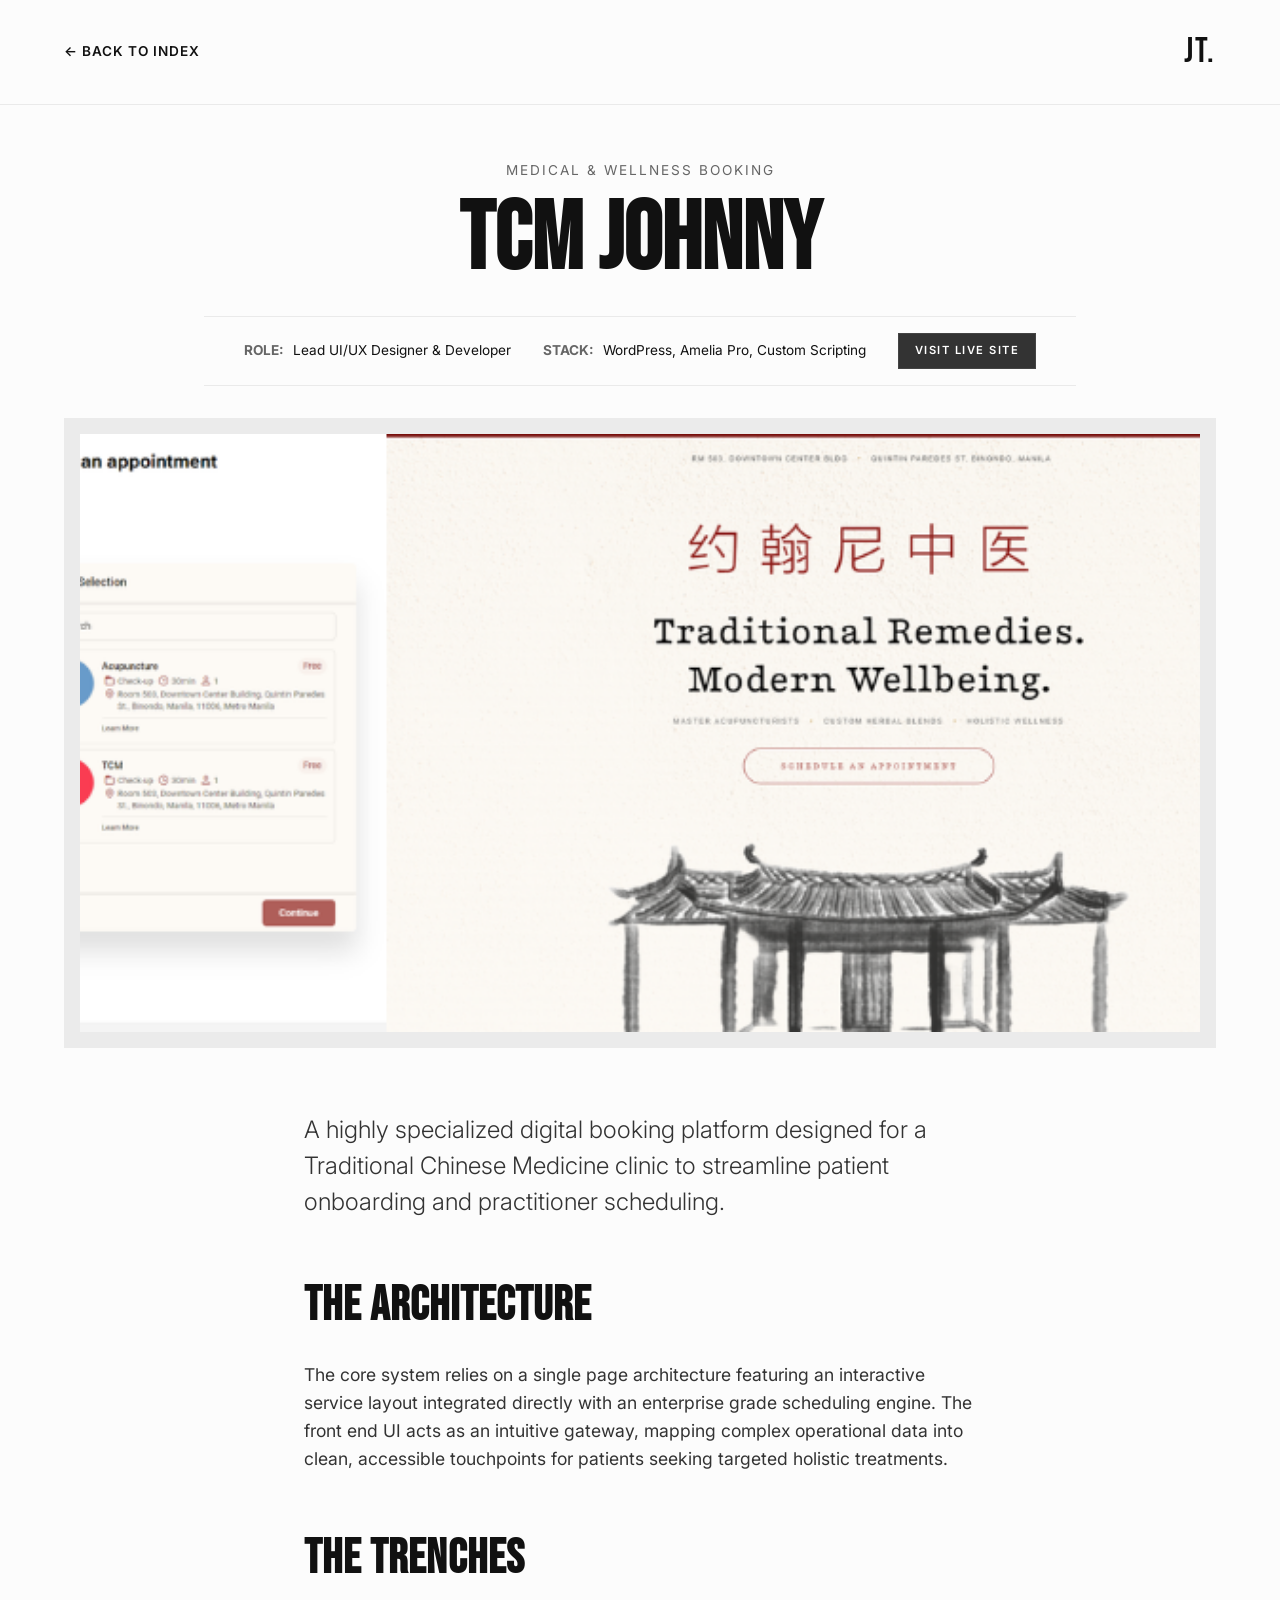
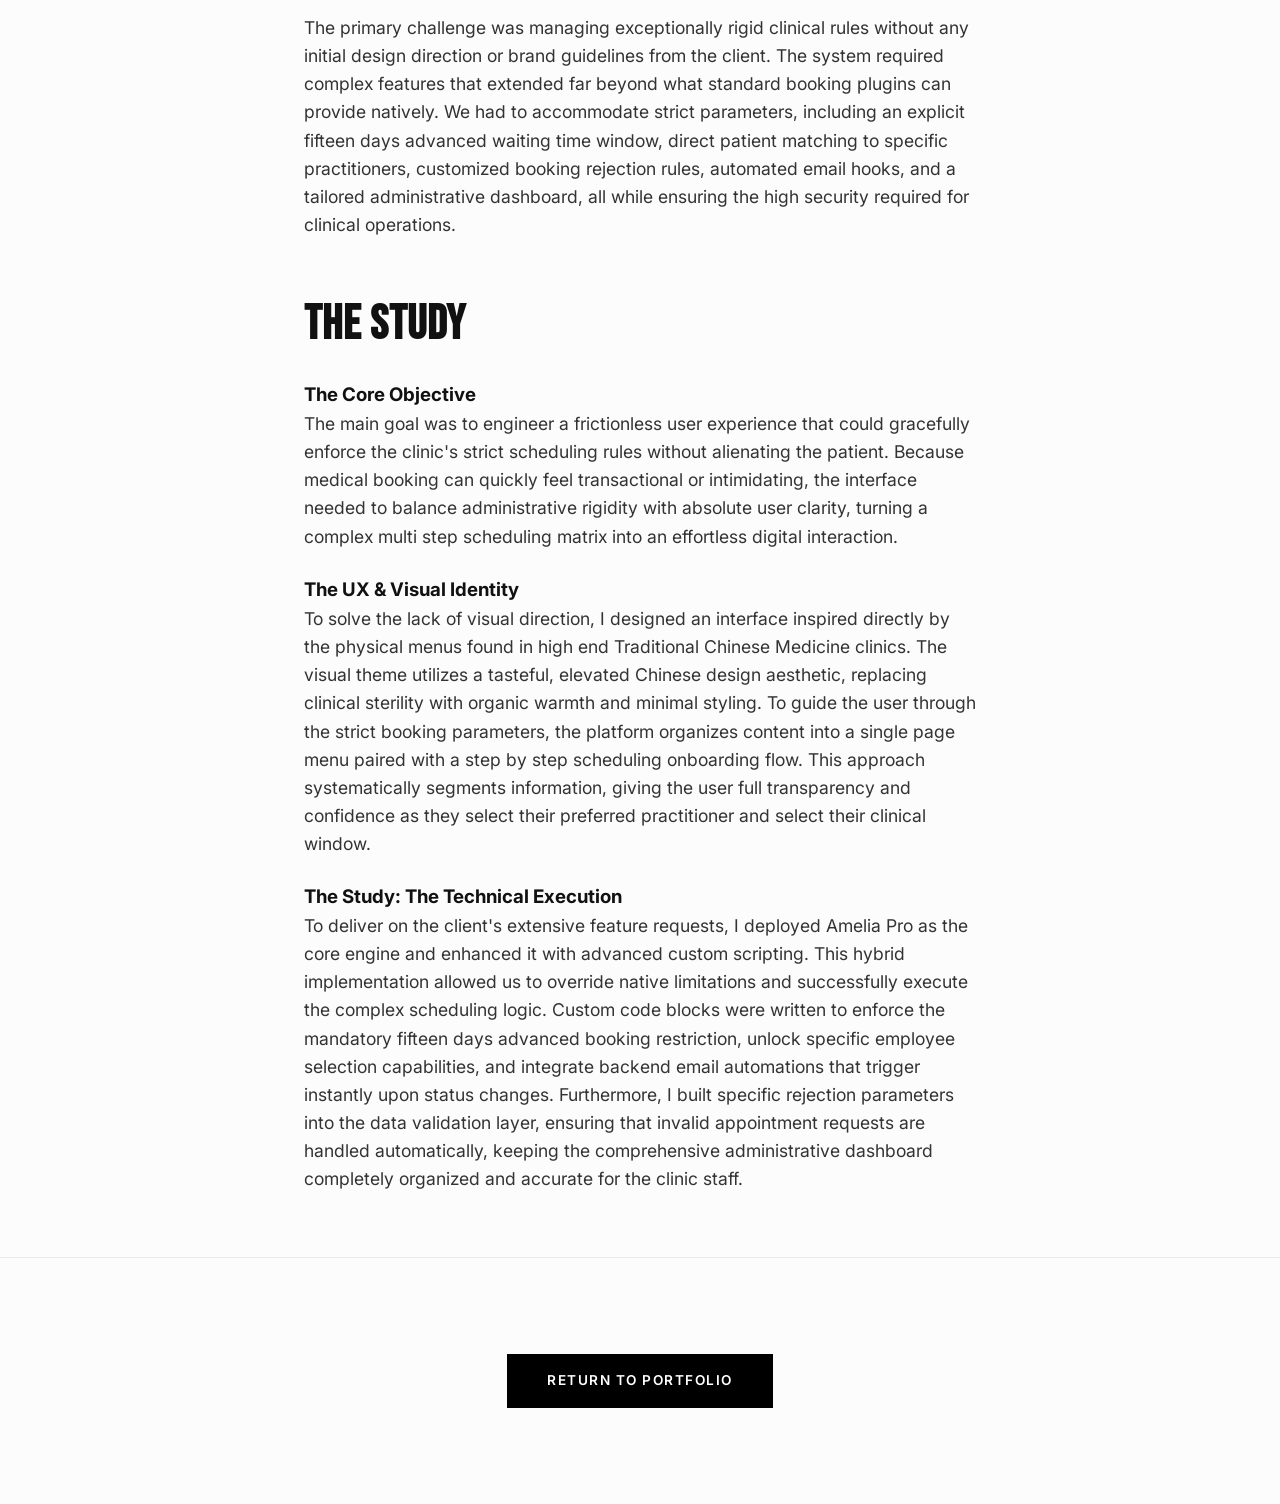
<file: tcm-booking.html>
<!DOCTYPE html>
<html lang="en">
<head>
    <meta charset="UTF-8">
    <meta name="viewport" content="width=device-width, initial-scale=1.0">
    <title>TCM Johnny | Joaquin Tolentino</title>
    <link rel="stylesheet" href="style.css">
    <link href="https://fonts.googleapis.com/css2?family=Bebas+Neue&family=Inter:wght@300;400;600&display=swap" rel="stylesheet">
</head>
<body class="project-page">
    <nav class="navbar solid-nav">
        <a href="index.html" class="back-link">← Back to Index</a>
        <div class="logo">JT.</div>
    </nav>

    <header class="article-header">
        <p class="article-category animate-on-scroll">Medical & Wellness Booking</p>
        <h1 class="article-title animate-on-scroll">TCM Johnny</h1>
        <div class="article-meta animate-on-scroll" style="display: flex; gap: 2rem; justify-content: center; align-items: center; flex-wrap: wrap; margin-top: 1.5rem;">
            <span><strong>Role:</strong> Lead UI/UX Designer & Developer</span>
            <span><strong>Stack:</strong> WordPress, Amelia Pro, Custom Scripting</span>
            <a href="https://tcmjohnny.com" target="_blank" class="btn" style="padding: 0.5rem 1rem; font-size: 0.7rem; background: #333; color: #fff; text-decoration: none; border: 1px solid #444;">Visit Live Site</a>
        </div>
    </header>

    <div class="article-hero-img animate-on-scroll">
        <img src="images/tcmPOSTER1.png" alt="TCM Johnny Interface Layout" style="width: 100%; height: 100%; object-fit: cover; display: block;">
    </div>

    <main class="article-content">
        <div class="content-column">
            <p class="lead animate-on-scroll">A highly specialized digital booking platform designed for a Traditional Chinese Medicine clinic to streamline patient onboarding and practitioner scheduling.</p>
            
            <h2 class="animate-on-scroll">The Architecture</h2>
            <p class="animate-on-scroll">The core system relies on a single page architecture featuring an interactive service layout integrated directly with an enterprise grade scheduling engine. The front end UI acts as an intuitive gateway, mapping complex operational data into clean, accessible touchpoints for patients seeking targeted holistic treatments.</p>
            
            <h2 class="animate-on-scroll">The Trenches</h2>
            <p class="animate-on-scroll">The primary challenge was managing exceptionally rigid clinical rules without any initial design direction or brand guidelines from the client. The system required complex features that extended far beyond what standard booking plugins can provide natively. We had to accommodate strict parameters, including an explicit fifteen days advanced waiting time window, direct patient matching to specific practitioners, customized booking rejection rules, automated email hooks, and a tailored administrative dashboard, all while ensuring the high security required for clinical operations.</p>
            
            <h2 class="animate-on-scroll">The Study</h2>
            
            <h3 class="animate-on-scroll">The Core Objective</h3>
            <p class="animate-on-scroll">The main goal was to engineer a frictionless user experience that could gracefully enforce the clinic's strict scheduling rules without alienating the patient. Because medical booking can quickly feel transactional or intimidating, the interface needed to balance administrative rigidity with absolute user clarity, turning a complex multi step scheduling matrix into an effortless digital interaction.</p>
            
            <h3 class="animate-on-scroll">The UX & Visual Identity</h3>
            <p class="animate-on-scroll">To solve the lack of visual direction, I designed an interface inspired directly by the physical menus found in high end Traditional Chinese Medicine clinics. The visual theme utilizes a tasteful, elevated Chinese design aesthetic, replacing clinical sterility with organic warmth and minimal styling. To guide the user through the strict booking parameters, the platform organizes content into a single page menu paired with a step by step scheduling onboarding flow. This approach systematically segments information, giving the user full transparency and confidence as they select their preferred practitioner and select their clinical window.</p>
            
            <h3 class="animate-on-scroll">The Study: The Technical Execution</h3>
            <p class="animate-on-scroll">To deliver on the client's extensive feature requests, I deployed Amelia Pro as the core engine and enhanced it with advanced custom scripting. This hybrid implementation allowed us to override native limitations and successfully execute the complex scheduling logic. Custom code blocks were written to enforce the mandatory fifteen days advanced booking restriction, unlock specific employee selection capabilities, and integrate backend email automations that trigger instantly upon status changes. Furthermore, I built specific rejection parameters into the data validation layer, ensuring that invalid appointment requests are handled automatically, keeping the comprehensive administrative dashboard completely organized and accurate for the clinic staff.</p>
        </div>
    </main>

    <footer class="project-footer animate-on-scroll">
        <a href="index.html" class="btn">Return to Portfolio</a>
    </footer>
    <script src="script.js"></script>
</body>
</html>
</file>
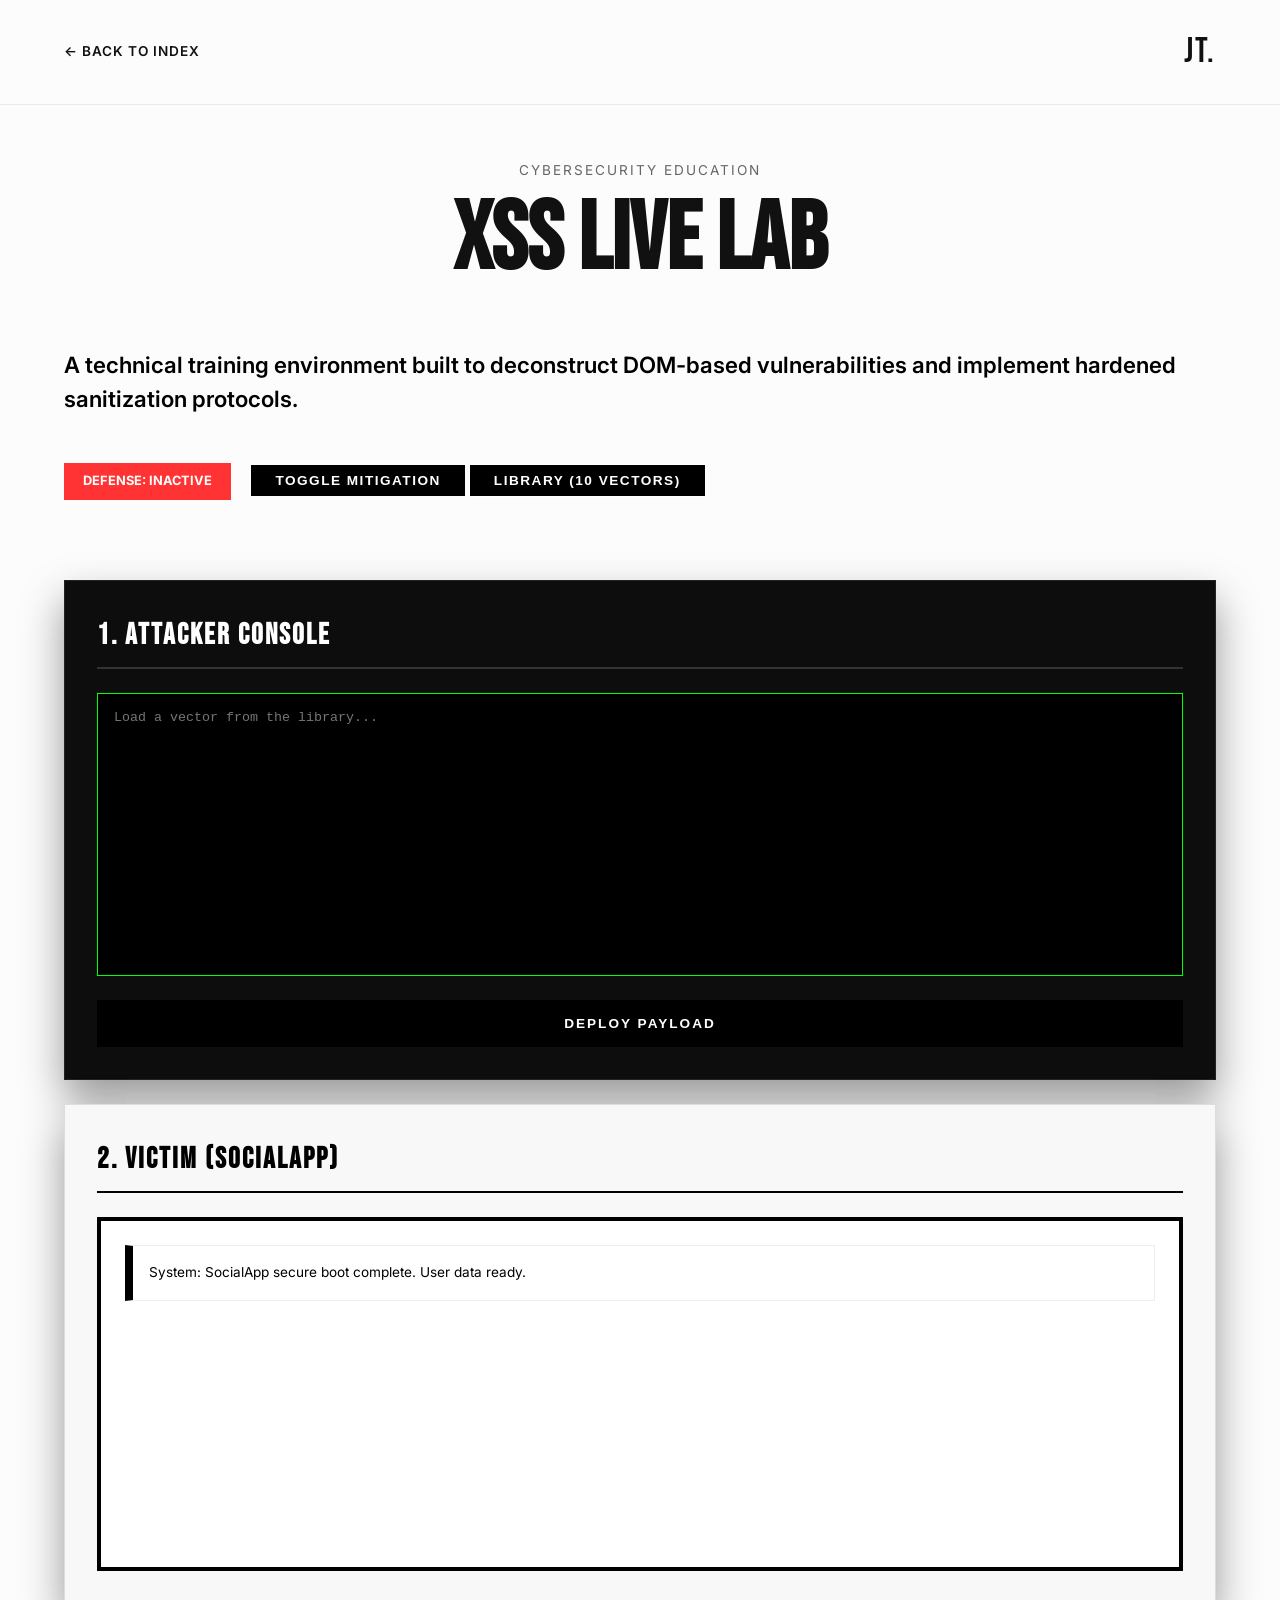
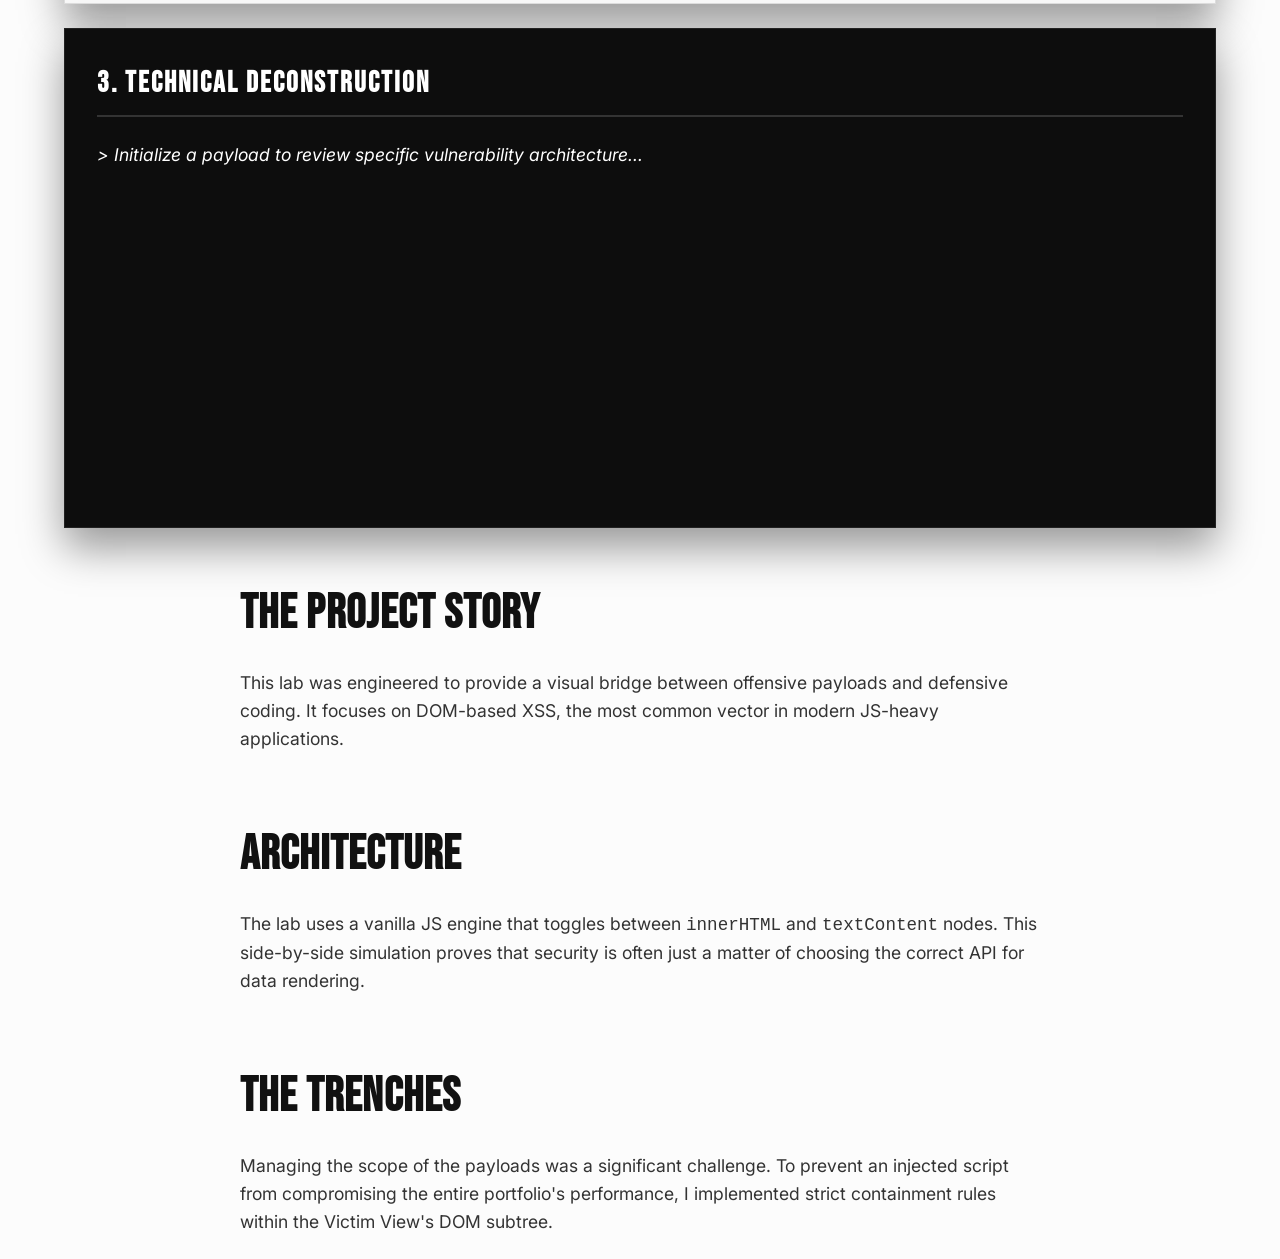
<file: xss-playground.html>
<!DOCTYPE html>
<html lang="en">
<head>
    <meta charset="UTF-8">
    <meta name="viewport" content="width=device-width, initial-scale=1.0">
    <title>XSS Lab | Joaquin Tolentino</title>
    <link rel="stylesheet" href="style.css">
    <link href="https://fonts.googleapis.com/css2?family=Bebas+Neue&family=Inter:wght@300;400;600&display=swap" rel="stylesheet">
    <style>
        /* Expanded Three-Column Layout */
        .playground-wrapper { 
            display: grid; 
            grid-template-columns: 1.2fr 1fr 1.5fr; 
            gap: 1.5rem; 
            margin: 3rem 0; 
            align-items: start;
            width: 100%;
        }
        
        .panel { 
            background: #0d0d0d; 
            padding: 2rem; 
            border: 1px solid #222; 
            height: 620px; 
            display: flex; 
            flex-direction: column;
            box-shadow: 0 20px 40px rgba(0,0,0,0.4);
        }
        
        .panel h3 { 
            color: #fff; 
            font-family: 'Bebas Neue'; 
            font-size: 1.8rem;
            letter-spacing: 2px; 
            margin-bottom: 1.5rem; 
            border-bottom: 2px solid #333; 
            padding-bottom: 0.5rem; 
        }

        /* Victim UI Contrast */
        .victim-panel { background: #f8f8f8; border: 1px solid #ddd; }
        .victim-panel h3 { color: #000; border-bottom: 2px solid #000; }
        .victim-window { 
            background: #ffffff; 
            color: #111; 
            flex-grow: 1; 
            padding: 1.5rem; 
            overflow-y: auto; 
            border: 4px solid #000;
        }
        .comment { 
            background: #ffffff; 
            color: #000;
            padding: 1rem; 
            margin-bottom: 1rem; 
            border: 1px solid #eee;
            border-left: 8px solid #000; 
            font-size: 0.85rem; 
            word-break: break-all; 
        }

        /* Hacker Input */
        textarea { 
            width: 100%; 
            flex-grow: 1; 
            background: #000; 
            color: #00ff00; 
            border: 1px solid #00ff00; 
            padding: 1rem; 
            font-family: 'Courier New', monospace; 
            outline: none; 
            resize: none; 
            margin-bottom: 1.5rem;
        }
        
        .status-pill { display: inline-block; padding: 0.5rem 1.2rem; font-size: 0.8rem; font-weight: 700; text-transform: uppercase; margin-bottom: 2rem; }
        .pill-danger { background: #ff3333; color: #fff; }
        .pill-success { background: #00ff00; color: #000; }

        /* High-Contrast Analysis Sidebar */
        .analysis-content { color: #eeeeee; font-size: 0.85rem; line-height: 1.6; overflow-y: auto; }
        .analysis-content h5 { color: #ffffff; text-transform: uppercase; margin-top: 1.2rem; font-size: 0.75rem; letter-spacing: 1px; border-left: 3px solid #ff3333; padding-left: 10px; margin-bottom: 0.5rem; font-weight: 700; }
        .analysis-content p { margin-bottom: 0.8rem; }
        .logic-card { background: #1a1a1a; padding: 1rem; border: 1px solid #333; margin-top: 1rem; }

        /* Floating Nav */
        .floating-nav { position: fixed; right: 2rem; top: 50%; transform: translateY(-50%); display: flex; flex-direction: column; gap: 0.5rem; z-index: 2000; }
        .nav-dot { width: 50px; height: 50px; background: #000; color: #fff; border: 1px solid #333; display: flex; align-items: center; justify-content: center; text-decoration: none; font-family: 'Bebas Neue', sans-serif; font-size: 0.8rem; transition: 0.3s ease; }
        .nav-dot:hover { background: #ff3333; width: 140px; }
        .nav-dot span { display: none; margin-left: 10px; }
        .nav-dot:hover span { display: inline; }

        /* Modal & Library */
        #payload-modal { display: none; position: fixed; top: 0; left: 0; width: 100%; height: 100%; background: rgba(0,0,0,0.98); z-index: 3000; padding: 2rem; }
        .modal-content { max-width: 1100px; margin: auto; background: #fff; color: #000; padding: 2rem; max-height: 90vh; overflow-y: auto; }
        .payload-grid { display: grid; grid-template-columns: 1fr 1fr; gap: 1.5rem; margin-top: 2rem; }
        .payload-card { position: relative; border: 2px solid #000; padding: 1.5rem; cursor: pointer; transition: 0.3s; }
        .payload-card:hover { background: #000; color: #fff; }
        .payload-card code { display: block; background: #eee; padding: 0.8rem; margin-top: 1rem; font-size: 0.8rem; pointer-events: none; }
        .payload-desc { display: none; position: absolute; bottom: 105%; left: 0; width: 100%; background: #ff3333; color: #fff; padding: 1rem; z-index: 10; font-size: 0.85rem; font-weight: 600; }
        .payload-card:hover .payload-desc { display: block; }

        @media (max-width: 1400px) {
            .playground-wrapper { grid-template-columns: 1fr; }
            .panel { height: auto; min-height: 500px; }
            .floating-nav { display: none; }
        }
    </style>
</head>
<body class="project-page">

    <div class="floating-nav">
        <a href="#lab-top" class="nav-dot">LAB <span>EXPERIMENT</span></a>
        <a href="#story-top" class="nav-dot">BIO <span>PROJECT STORY</span></a>
        <a href="#arch-top" class="nav-dot">ENG <span>ARCHITECTURE</span></a>
        <a href="#trench-top" class="nav-dot">LOG <span>THE TRENCHES</span></a>
    </div>

    <nav class="navbar solid-nav">
        <a href="index.html" class="back-link">← Back to Index</a>
        <div class="logo">JT.</div>
    </nav>

    <header class="article-header" id="lab-top">
        <p class="article-category">Cybersecurity Education</p>
        <h1 class="article-title">XSS Live Lab</h1>
    </header>

    <main class="article-content" style="max-width: 1600px; margin: auto; padding: 0 5%;">
        <p class="lead" style="font-weight: 600; color: #000; font-size: 1.4rem;">
            A technical training environment built to deconstruct DOM-based vulnerabilities and implement hardened sanitization protocols.
        </p>

        <div id="security-status" class="status-pill pill-danger">Defense: INACTIVE</div>
        <button id="toggle-security" class="btn" style="padding: 0.5rem 1.5rem; margin-left: 1rem;">Toggle Mitigation</button>
        <button id="openLibraryBtn" class="btn" style="background: #000; border: 1px solid #fff; padding: 0.5rem 1.5rem;">Library (10 Vectors)</button>

        <div class="playground-wrapper">
            <div class="panel">
                <h3>1. Attacker Console</h3>
                <textarea id="payloadInput" placeholder="Load a vector from the library..."></textarea>
                <button id="injectBtn" class="btn" style="width: 100%; letter-spacing: 2px;">Deploy Payload</button>
            </div>

            <div class="panel victim-panel">
                <h3>2. Victim (SocialApp)</h3>
                <div id="comment-display" class="victim-window">
                    <div class="comment">System: SocialApp secure boot complete. User data ready.</div>
                </div>
            </div>

            <div class="panel">
                <h3>3. Technical Deconstruction</h3>
                <div id="dynamic-analysis" class="analysis-content">
                    <p style="color: #ffffff; font-style: italic;">> Initialize a payload to review specific vulnerability architecture...</p>
                </div>
            </div>
        </div>

        <div class="content-column" style="margin-top: 10rem; max-width: 800px; margin: auto;">
            <div id="story-top"><h2>The Project Story</h2><p>This lab was engineered to provide a visual bridge between offensive payloads and defensive coding. It focuses on DOM-based XSS, the most common vector in modern JS-heavy applications.</p></div>
            <div id="arch-top" style="margin-top: 4rem;"><h2>Architecture</h2><p>The lab uses a vanilla JS engine that toggles between <code>innerHTML</code> and <code>textContent</code> nodes. This side-by-side simulation proves that security is often just a matter of choosing the correct API for data rendering.</p></div>
            <div id="trench-top" style="margin-top: 4rem;"><h2>The Trenches</h2><p>Managing the scope of the payloads was a significant challenge. To prevent an injected script from compromising the entire portfolio's performance, I implemented strict containment rules within the Victim View's DOM subtree.</p></div>
        </div>
    </main>

    <div id="payload-modal">
        <div class="modal-content">
            <div style="display:flex; justify-content: space-between; align-items: center; border-bottom: 4px solid #000; padding-bottom: 1rem;">
                <h2 style="font-family: 'Bebas Neue'; font-size: 2.5rem;">Exploit Library</h2>
                <button id="closeModalBtn" style="background:none; border:none; font-size: 2rem; cursor:pointer;">&times;</button>
            </div>
            <div id="library-root" class="payload-grid"></div>
        </div>
    </div>

    <script>
        const libraryData = [
            { 
                title: "Standard Alert", 
                code: "<script>alert('XSS')<\/script>", 
                desc: "Basic verification of the JavaScript execution path.",
                logic: "The script tag informs the browser that the following string is code. When an application accepts this as HTML, it executes the command in the user's current session context.",
                bad: "With mitigation disabled, the browser parses the script as a valid instruction. An attacker could use this path to steal authentication tokens or redirect the user to a malicious domain.",
                good: "Mitigation forces the browser to treat the string as plain text. The script is rendered visually as a comment but is never executed by the browser engine.",
                dummies: "This is a failure of trust. When you use innerHTML, the browser assumes the developer has already cleaned the data. If the data is raw user input, the browser will blindly execute any commands tucked inside."
            },
            { 
                title: "Img Error", 
                code: "<img src=x onerror=alert(1)>", 
                desc: "Event-handler bypass for script-tag filters.",
                logic: "Attackers utilize secondary HTML attributes (like 'onerror') when the primary 'script' tags are filtered out. It relies on the browser's native error-handling logic.",
                bad: "The browser attempts to fetch a non-existent resource ('x'). This failure triggers the 'onerror' event, which instantly executes the malicious JavaScript payload.",
                good: "By escaping the HTML tags, the browser never attempts to load the image. The entire payload is rendered as a harmless string of characters.",
                dummies: "This exploit targets the 'automatic' nature of the web. It hides code inside a visual element, counting on the fact that the browser will try to fix the broken image and execute the fix-it code in the process."
            },
            { 
                title: "UI Deface", 
                code: "<script>document.body.style.background='red'<\/script>", 
                desc: "Manipulation of the Document Object Model (DOM).",
                logic: "This target focuses on the 'Style' object of the document. It demonstrates that if an attacker can run script, they can fundamentally rewrite the appearance of the site.",
                bad: "The attacker modifies the global CSS of the page. This could be used to create 'invisible' overlays that capture clicks or to make the site appear untrustworthy to users.",
                good: "The background remains static. The script is captured as a text node, preventing any unauthorized modification of the page's styling or layout properties.",
                dummies: "Think of this as digital graffiti. Because the site didn't double-check the 'comment,' the user was allowed to rewrite the visual rules of the page. Secure coding locks the CSS so only the developer can change it."
            },
            { 
                title: "Cookie Sniffer", 
                code: "<script>console.log(document.cookie)<\/script>", 
                desc: "Unauthorized access to session data.",
                logic: "The 'document.cookie' object often contains sensitive session identifiers. This payload attempts to read that data and print it (or send it to an external server).",
                bad: "The hacker gains visibility into the user's session state. This is the first step in a 'Session Hijack' attack, where the hacker impersonates the user on other devices.",
                good: "The browser's security context prevents the code from running. The cookie remains private and is only accessible by the site's own authorized scripts.",
                dummies: "Cookies are your site's ID cards. If an attacker can get the browser to 'speak' for them, they can ask the browser to show them your ID. Sanitizing input keeps that ID card in your pocket where it belongs."
            },
            { 
                title: "SVG Vector", 
                code: "<svg onload=alert(1)>", 
                desc: "Exploiting XML-based graphic rendering.",
                logic: "SVG files are XML documents, meaning they can contain their own scripts. When an SVG is rendered directly into the HTML, its 'onload' event fires like any other tag.",
                bad: "The graphic is rendered, and its internal logic is executed immediately. This is a common way to hide scripts because many filters only check for standard HTML tags.",
                good: "The SVG tags are escaped and rendered as text. The browser treats it as a series of characters rather than a graphic document with its own logic.",
                dummies: "Not all code looks like code. Sometimes code looks like a drawing. Because SVG is 'live' code, it needs the same strict cleaning as a standard script tag before it hits your page."
            },
            { 
                title: "Details expansion", 
                code: "<details open ontoggle=alert(1)>", 
                desc: "Interaction-based HTML5 exploitation.",
                logic: "This vector uses the 'ontoggle' event of a details element. By setting it to 'open' by default, the attacker ensures the event fires the moment the element is rendered.",
                bad: "The interactive element is created and instantly triggered. This allows hackers to hide attacks inside seemingly standard UI components like menus or dropdowns.",
                good: "The HTML5 element is never built. The string is rendered as literal text, neutralizing the interactive event listener entirely.",
                dummies: "Interactive elements are dynamic, meaning they carry their own behaviors. If you let a user post a working menu or a button, you are also giving them the ability to attach 'work'—usually malicious—to that button."
            },
            { 
                title: "Video Fail", 
                code: "<video><source onerror=alert(1)>", 
                desc: "Exploiting media-loading error fallbacks.",
                logic: "Similar to image tags, media elements like 'video' have error-handling paths. Attackers embed scripts in the source failure path to catch the browser off-guard.",
                bad: "The video player fails to find a source and executes the 'onerror' script. This is effective because media players are often white-listed or overlooked by simple filters.",
                good: "The video and source tags are rendered as plain text. No media player is initiated, and no error-handling logic is triggered.",
                dummies: "Complex tools like video players have a lot of 'under the hood' logic to handle things when they break. Attackers count on that complexity to hide their scripts where a standard filter wouldn't look."
            },
            { 
                title: "Input Focus", 
                code: "<input autofocus onfocus=alert(1)>", 
                desc: "Automated event triggering via autofocus.",
                logic: "The 'autofocus' attribute forces the browser's attention to an element on load. Combining this with 'onfocus' creates a zero-interaction execution path.",
                bad: "The attack happens automatically the moment the page loads. The user has no chance to avoid the script because the browser initiates the focus for them.",
                good: "The input element is never created in the DOM. The browser sees no 'autofocus' instruction and therefore never triggers the focus-based attack.",
                dummies: "This is a 'fast-track' attack. It uses a built-in browser feature meant for convenience (like moving your cursor to a search bar) and turns it into a remote control for a malicious script."
            },
            { 
                title: "Legacy Marquee", 
                code: "<marquee onstart=alert(1)>", 
                desc: "Utilizing legacy tags for unexpected execution.",
                logic: "Legacy or deprecated tags often have less rigorous security oversight in modern browsers. The 'onstart' event for a marquee fires once the scrolling animation begins.",
                bad: "The browser's backward compatibility allows the old tag to function, including its event listeners. It serves as a loophole for executing scripts in modern environments.",
                good: "The tag is treated as literal text. The scrolling behavior is never initiated, and the 'onstart' event is never parsed by the browser engine.",
                dummies: "Don't assume that because a tag is old, it isn't dangerous. Browsers are built to support the 'old web,' and hackers use those dusty, forgotten features to slip through modern security cracks."
            },
            { 
                title: "DOM Highjack", 
                code: "<body onload=alert(1)>", 
                desc: "Attempting root-level document control.",
                logic: "This payload attempts to overwrite the top-level 'body' tag and attach an event to the document's global load event. It is a 'hail mary' for full site takeover.",
                bad: "The hacker tries to insert their own foundational rules into the site. If successful, they can control the initialization of the entire user session.",
                good: "The application context prevents the user from modifying the site's structural tags. The 'body' attempt is isolated and displayed as a harmless text string.",
                dummies: "This is an attempt to rewrite the rules of the house. By trying to change the 'body,' the attacker is trying to become the host instead of the guest. Proper sanitization ensures that a guest can only write on the notepad, not rebuild the walls."
            }
        ];

        let securityOn = false;

        function initLibrary() {
            const root = document.getElementById('library-root');
            root.innerHTML = '';
            libraryData.forEach((item, index) => {
                const card = document.createElement('div');
                card.className = 'payload-card';
                card.innerHTML = `
                    <div class="payload-desc">${item.desc}</div>
                    <strong>${item.title}</strong>
                    <code>${item.code.replace(/</g, "&lt;")}</code>
                `;
                card.onclick = () => {
                    document.getElementById('payloadInput').value = item.code;
                    document.getElementById('dynamic-analysis').innerHTML = `
                        <h5>Hacker Logic:</h5>
                        <p>${item.logic}</p>
                        <div class="logic-card">
                            <h5 style="margin-top:0; color:#ff3333;">Security Status: INACTIVE</h5>
                            <p>${item.bad}</p>
                        </div>
                        <div class="logic-card" style="border-color:#00ff00;">
                            <h5 style="margin-top:0; color:#00ff00;">Security Status: ACTIVE</h5>
                            <p>${item.good}</p>
                        </div>
                        <h5>Technical Deconstruction:</h5>
                        <p style="color:#ffffff;">${item.dummies}</p>
                    `;
                    document.getElementById('payload-modal').style.display = 'none';
                };
                root.appendChild(card);
            });
        }

        document.getElementById('openLibraryBtn').onclick = () => document.getElementById('payload-modal').style.display = 'block';
        document.getElementById('closeModalBtn').onclick = () => document.getElementById('payload-modal').style.display = 'none';
        
        document.getElementById('toggle-security').onclick = () => {
            securityOn = !securityOn;
            const status = document.getElementById('security-status');
            status.textContent = securityOn ? "Defense: ACTIVE" : "Defense: INACTIVE";
            status.className = securityOn ? "status-pill pill-success" : "status-pill pill-danger";
        };

        document.getElementById('injectBtn').onclick = () => {
            const payload = document.getElementById('payloadInput').value;
            const display = document.getElementById('comment-display');
            const div = document.createElement('div');
            div.className = 'comment';
            if (securityOn) {
                div.textContent = payload;
            } else {
                div.innerHTML = payload;
            }
            display.appendChild(div);
            display.scrollTop = display.scrollHeight;
        };

        initLibrary();
    </script>
</body>
</html>
</file>
<file: style.css>
/* Color Palette & Variables */
:root {
    --bg-color: #fcfcfc;
    --text-main: #111111;
    --text-muted: #666666;
    --accent: #000000;
    --border-color: #eaeaea;
}

/* Base Reset */
* { margin: 0; padding: 0; box-sizing: border-box; }

body {
    font-family: 'Inter', sans-serif;
    background-color: var(--bg-color);
    color: var(--text-main);
    line-height: 1.6;
    overflow-x: hidden;
}

/* Scroll Lock for the Gatekeeper Puzzle */
body.locked {
    overflow: hidden;
}

/* Typography */
.section-title {
    font-family: 'Bebas Neue', sans-serif;
    font-size: 5rem;
    line-height: 0.9;
    margin-bottom: 3rem;
    text-transform: uppercase;
    letter-spacing: 1px;
}

/* Navigation */
.navbar {
    position: fixed;
    top: 0; width: 100%;
    padding: 1.5rem 5%;
    display: flex; justify-content: space-between; align-items: center;
    background: rgba(252, 252, 252, 0.75);
    backdrop-filter: blur(12px); -webkit-backdrop-filter: blur(12px);
    border-bottom: 1px solid rgba(0, 0, 0, 0.05);
    z-index: 100;
    transition: background 0.4s ease, padding 0.4s ease;
}
.navbar.scrolled {
    padding: 1rem 5%;
    background: rgba(252, 252, 252, 0.95);
    box-shadow: 0 4px 20px rgba(0,0,0,0.03);
}
.solid-nav { background: var(--bg-color); border-bottom: 1px solid var(--border-color); }
.logo { font-family: 'Bebas Neue', sans-serif; font-size: 2.2rem; letter-spacing: 2px; }
.nav-links { list-style: none; display: flex; gap: 2.5rem; }
.nav-links a, .back-link {
    text-decoration: none; color: var(--text-main); font-size: 0.85rem;
    font-weight: 600; text-transform: uppercase; letter-spacing: 1px; transition: color 0.3s;
}
.nav-links a:hover, .back-link:hover { color: var(--text-muted); }

/* Hero Section */
.hero { display: grid; grid-template-columns: 1fr 1fr; min-height: 100vh; padding: 0 5%; align-items: center; }
.hero-content { padding-right: 4rem; margin-top: 4rem; }
.subtitle { font-size: 0.85rem; font-weight: 600; text-transform: uppercase; letter-spacing: 2px; color: var(--text-muted); margin-bottom: 1rem; }
.title { font-family: 'Bebas Neue', sans-serif; font-size: 8rem; line-height: 0.85; margin-bottom: 1.5rem; letter-spacing: 1px; text-transform: uppercase; }
.description { font-size: 1.1rem; color: var(--text-muted); max-width: 420px; margin-bottom: 2.5rem; }

/* Buttons */
.btn {
    display: inline-block; padding: 1rem 2.5rem; background-color: var(--accent);
    color: #fff; text-decoration: none; text-transform: uppercase;
    font-size: 0.85rem; font-weight: 600; letter-spacing: 1.5px; transition: 0.3s ease; border: none; cursor: pointer;
}
.btn:hover { background-color: #333; transform: translateY(-3px); box-shadow: 0 10px 20px rgba(0,0,0,0.1); }

/* Image Placeholders */
.hero-image { height: 100vh; display: flex; align-items: center; justify-content: center; padding: 2rem 0 2rem 2rem; }
.image-placeholder { width: 100%; height: 85%; background-color: #ebebeb; display: flex; align-items: center; justify-content: center; color: #999; text-transform: uppercase; letter-spacing: 1px; text-align: center; padding: 1rem; }

/* General Sections */
.section { padding: 8rem 5%; border-top: 1px solid var(--border-color); }

/* Work Section (Grid) */
.project-grid { display: grid; grid-template-columns: repeat(auto-fit, minmax(300px, 1fr)); gap: 3rem; }
.project-card { text-decoration: none; color: inherit; display: block; group; }
.card-image { width: 100%; aspect-ratio: 4/3; background-color: #ebebeb; display: flex; align-items: center; justify-content: center; color: #999; margin-bottom: 1.5rem; transition: transform 0.4s ease; text-align: center; padding: 1rem; }
.project-card:hover .card-image { transform: scale(1.03); box-shadow: 0 15px 30px rgba(0,0,0,0.05); }
.card-meta h3 { font-family: 'Bebas Neue', sans-serif; font-size: 2rem; letter-spacing: 1px; margin-bottom: 0.2rem; }
.card-meta p { font-size: 0.85rem; color: var(--text-muted); text-transform: uppercase; letter-spacing: 1px; }

/* About Section */
.about-grid { display: grid; grid-template-columns: 1fr 2fr; gap: 4rem; }
.about-text p { font-size: 1.25rem; color: var(--text-muted); margin-bottom: 1.5rem; max-width: 700px; }
.about-image-wrapper { margin: 3rem 0; height: 50vh; width: 100%; }

/* Tech Stack Section */
.tech-stack { margin-top: 3rem; border-top: 1px solid var(--border-color); padding-top: 2.5rem; }
.tech-title { font-family: 'Bebas Neue', sans-serif; font-size: 2.5rem; margin-bottom: 1.5rem; letter-spacing: 1px; text-transform: uppercase; }
.tech-grid { display: flex; flex-wrap: wrap; gap: 1rem; }
.tech-item { 
    display: flex; align-items: center; gap: 0.75rem; 
    padding: 0.75rem 1.5rem; border: 1px solid var(--border-color); 
    font-size: 0.85rem; font-weight: 600; text-transform: uppercase; 
    letter-spacing: 1px; transition: 0.3s ease; cursor: default;
}
.tech-item i { font-size: 1.2rem; }
.tech-item:hover { background-color: var(--text-main); color: var(--bg-color); border-color: var(--text-main); transform: translateY(-2px); }

/* SK SOLUTIONS MANIFESTO SECTION */
.manifesto-section { background-color: var(--text-main); color: var(--bg-color); padding: 10rem 5%; border-top: none; }
.manifesto-grid { display: grid; grid-template-columns: 1fr 2fr; gap: 6rem; max-width: 1400px; margin: 0 auto; }
.manifesto-label { font-size: 0.85rem; text-transform: uppercase; letter-spacing: 3px; color: #888; margin-bottom: 2rem; }
.manifesto-title { font-family: 'Bebas Neue', sans-serif; font-size: 8rem; line-height: 0.85; text-transform: uppercase; letter-spacing: 2px; color: #fff; }
.manifesto-subtitle { font-size: 2rem; font-weight: 300; line-height: 1.3; margin-bottom: 3rem; color: #fff; max-width: 800px; }
.manifesto-text p { font-size: 1.25rem; color: #cccccc; margin-bottom: 2rem; max-width: 750px; line-height: 1.8; }

/* Manifesto Button */
.manifesto-btn { margin-top: 2rem; background-color: var(--bg-color); color: var(--text-main); border: 1px solid var(--bg-color); }
.manifesto-btn:hover { background-color: transparent; color: var(--bg-color); }

/* Manifesto Image */
.manifesto-feature-image { max-width: 1400px; margin: 6rem auto 0; height: 60vh; width: 100%; }
.dark-placeholder { background-color: #1a1a1a; color: #444; width: 100%; height: 100%; border: 1px solid #333; display: flex; align-items: center; justify-content: center; text-transform: uppercase; letter-spacing: 2px; }

/* Contact Section */
.contact-wrapper p { font-size: 1.5rem; margin-bottom: 2rem; }

/* =========================================
   ARTICLE / PROJECT PAGE STYLES
   ========================================= */
.project-page { padding-top: 6rem; }
.article-header { padding: 4rem 5% 2rem; text-align: center; max-width: 1000px; margin: 0 auto; }
.article-category { font-size: 0.85rem; text-transform: uppercase; letter-spacing: 2px; color: var(--text-muted); margin-bottom: 1rem; }
.article-title { font-family: 'Bebas Neue', sans-serif; font-size: 6rem; line-height: 0.9; text-transform: uppercase; margin-bottom: 2rem; }
.article-meta { display: flex; justify-content: center; gap: 2rem; font-size: 0.85rem; border-top: 1px solid var(--border-color); border-bottom: 1px solid var(--border-color); padding: 1rem 0; }
.article-meta strong { color: var(--text-muted); text-transform: uppercase; margin-right: 5px; }

.article-hero-img { width: 90%; height: 70vh; background-color: #ebebeb; margin: 0 auto 4rem; display: flex; align-items: center; justify-content: center; color: #999; text-transform: uppercase; letter-spacing: 1px; text-align: center; padding: 1rem; }

.article-content { max-width: 800px; margin: 0 auto; padding: 0 5%; }
.article-content .lead { font-size: 1.5rem; font-weight: 300; line-height: 1.5; margin-bottom: 3rem; }
.article-content h2 { font-family: 'Bebas Neue', sans-serif; font-size: 3rem; margin: 3rem 0 1rem; text-transform: uppercase; letter-spacing: 1px; }
.article-content p { font-size: 1.1rem; color: #333; margin-bottom: 1.5rem; }
.article-content blockquote { font-family: 'Bebas Neue', sans-serif; font-size: 2.5rem; line-height: 1.1; margin: 4rem 0; padding-left: 2rem; border-left: 8px solid var(--accent); text-transform: uppercase; }

.project-footer { text-align: center; padding: 6rem 5%; border-top: 1px solid var(--border-color); margin-top: 4rem; }

/* =========================================
   ANIMATION CLASSES
   ========================================= */
.animate-on-scroll {
    opacity: 0;
    transform: translateY(40px);
    transition: opacity 0.8s cubic-bezier(0.16, 1, 0.3, 1), transform 0.8s cubic-bezier(0.16, 1, 0.3, 1);
    will-change: opacity, transform;
}
.animate-on-scroll.is-visible { opacity: 1; transform: translateY(0); }

/* =========================================
   GATEKEEPER PUZZLE OVERLAY
   ========================================= */
.gatekeeper {
    position: fixed; top: 0; left: 0; width: 100%; height: 100vh;
    background-color: var(--bg-color); z-index: 9999;
    display: flex; align-items: center; justify-content: center; flex-direction: column;
    transition: opacity 0.8s ease, visibility 0.8s ease;
}
.gatekeeper.hidden { opacity: 0; visibility: hidden; pointer-events: none; }
.gatekeeper-content { text-align: center; display: flex; flex-direction: column; align-items: center; }
.gatekeeper-title { font-family: 'Bebas Neue', sans-serif; font-size: 5rem; line-height: 1; margin-bottom: 0.5rem; text-transform: uppercase; }
.gatekeeper-subtitle { font-size: 1.1rem; color: var(--text-muted); margin-bottom: 2rem; }

/* The Grid */
.puzzle-board {
    display: grid;
    grid-template-columns: repeat(3, 100px);
    grid-template-rows: repeat(3, 100px);
    gap: 5px; background-color: var(--border-color); padding: 5px;
    border: 2px solid var(--text-main); margin-bottom: 1rem;
}

/* The Tiles */
.puzzle-tile {
    display: flex; align-items: center; justify-content: center;
    background-color: var(--text-main); color: var(--bg-color);
    font-family: 'Bebas Neue', sans-serif; font-size: 2.5rem;
    cursor: pointer; user-select: none; transition: transform 0.1s ease, background-color 0.2s ease;
}
.puzzle-tile.empty { background-color: transparent; cursor: default; }
.puzzle-tile:hover:not(.empty) { background-color: #333; transform: scale(0.98); }

/* The Taunt & Surrender Zone */
.surrender-zone {
    display: flex; flex-direction: column; align-items: center;
    opacity: 1; transition: opacity 0.5s ease; margin-top: 1.5rem;
}
.surrender-zone.hidden { opacity: 0; pointer-events: none; }

.taunt-message {
    font-size: 1.25rem; font-weight: 600; font-style: italic;
    color: var(--text-main); margin-bottom: 1.5rem; letter-spacing: 0.5px;
}

/* Evident Give Up Button */
.evident-give-up-btn {
    background-color: #ff3333; color: #fff; border: 2px solid #ff3333;
    font-family: 'Bebas Neue', sans-serif; font-size: 1.8rem;
    padding: 1rem 3rem; text-transform: uppercase; letter-spacing: 2px;
    cursor: pointer; transition: 0.3s ease; box-shadow: 0 10px 20px rgba(255, 51, 51, 0.2);
}
.evident-give-up-btn:hover { background-color: #cc0000; border-color: #cc0000; transform: translateY(-3px); box-shadow: 0 15px 25px rgba(204, 0, 0, 0.3); }

/* Mobile Adjustments */
@media (max-width: 900px) {
    .hero { grid-template-columns: 1fr; padding-top: 6rem; text-align: left; }
    .title { font-size: 5.5rem; }
    .hero-image { height: 50vh; padding: 2rem 0; }
    .about-grid { grid-template-columns: 1fr; gap: 2rem; }
    .tech-grid { justify-content: flex-start; }
    .manifesto-grid { grid-template-columns: 1fr; gap: 3rem; }
    .manifesto-title { font-size: 6rem; }
    .manifesto-subtitle { font-size: 1.5rem; }
    .manifesto-feature-image { height: 40vh; margin-top: 4rem; }
    
    .gatekeeper-title { font-size: 3.5rem; }
    .puzzle-board { grid-template-columns: repeat(3, 80px); grid-template-rows: repeat(3, 80px); }
    .puzzle-tile { font-size: 2rem; }
    .taunt-message { font-size: 1rem; text-align: center; padding: 0 1rem; }
    .evident-give-up-btn { font-size: 1.4rem; padding: 0.8rem 2rem; }
}
@media (max-width: 480px) {
    .nav-links { display: none; }
}
</file>
